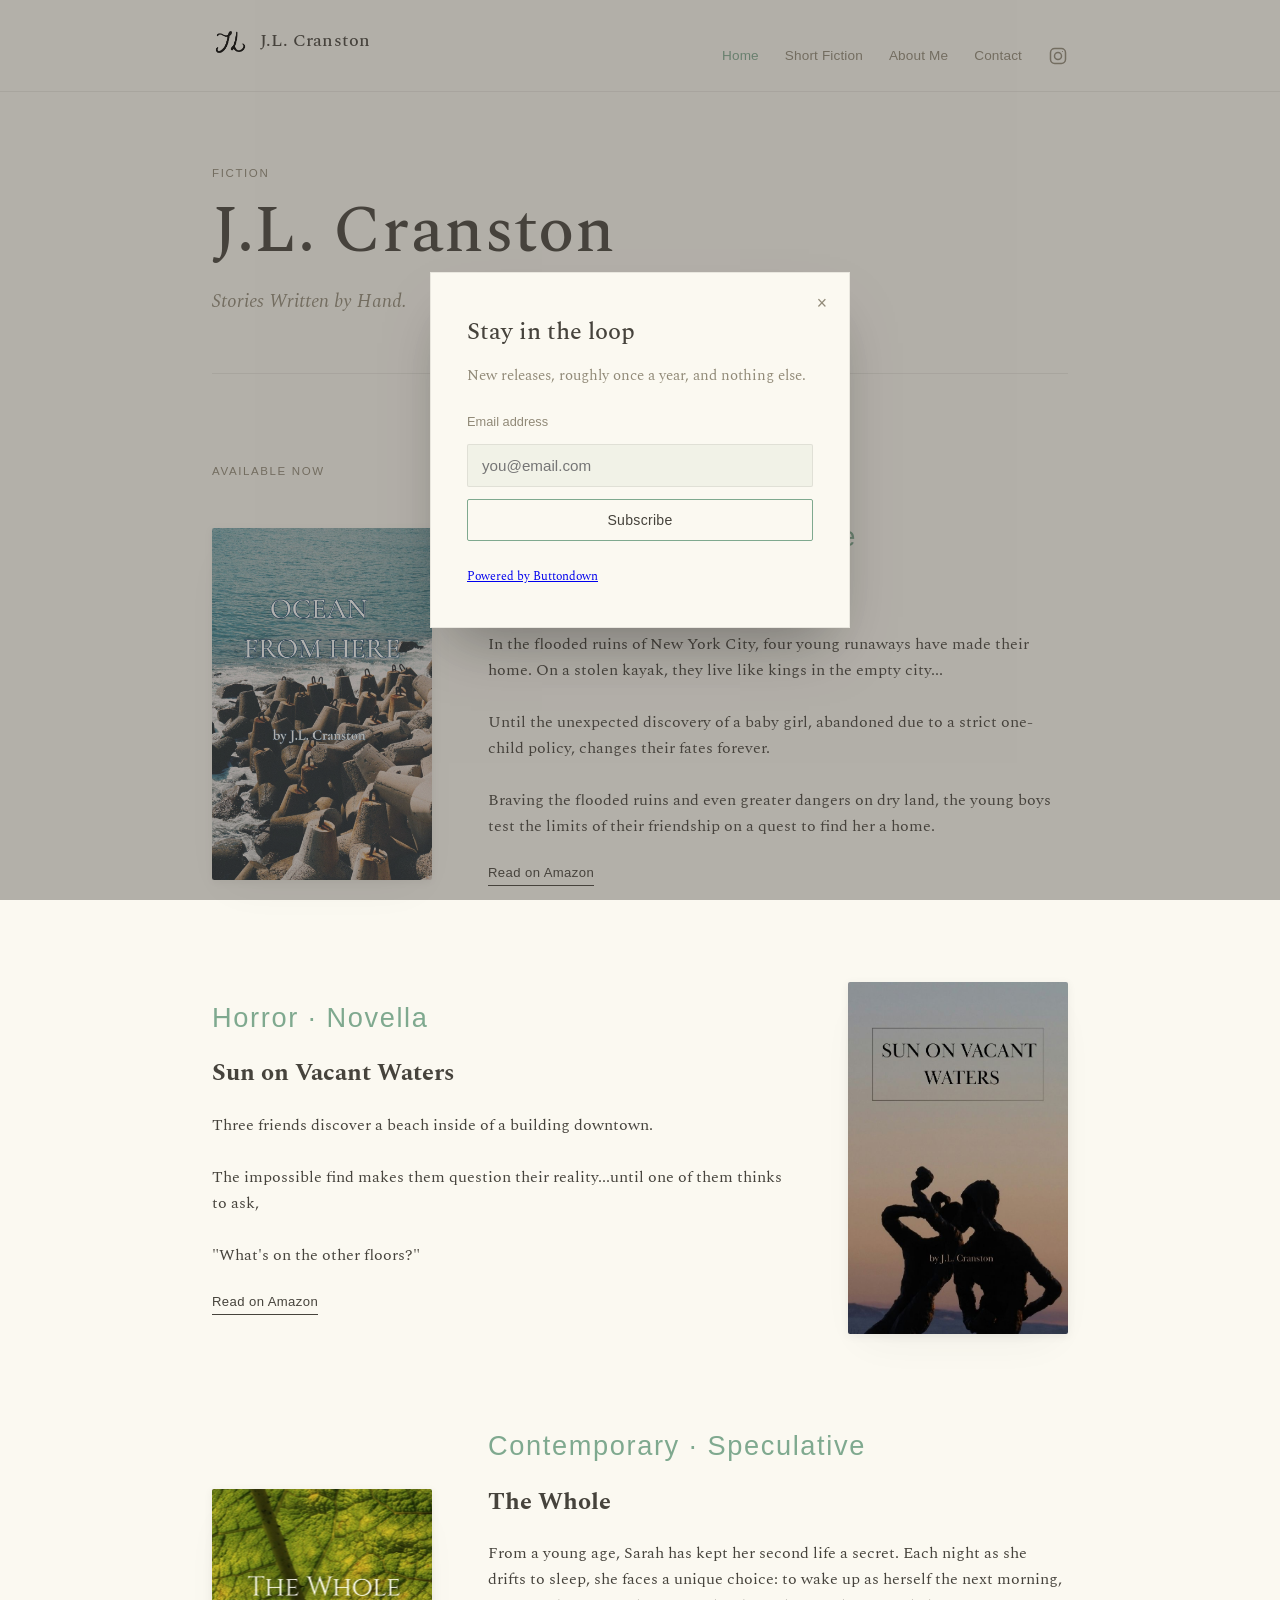
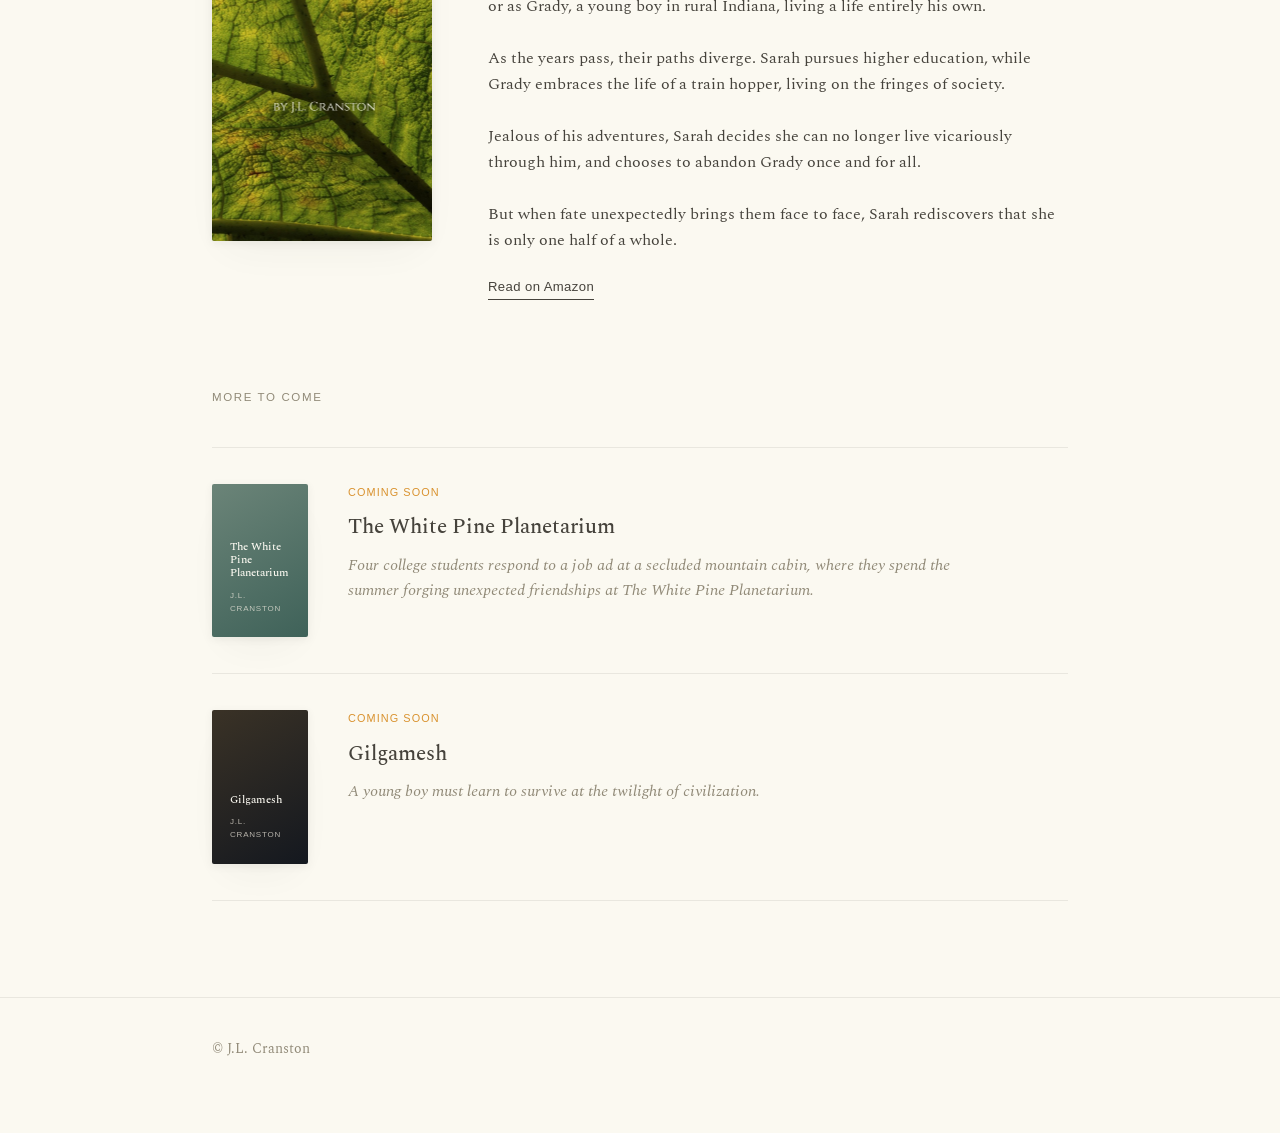
<file: index.html>
<!DOCTYPE html>
<html lang="en">
<head>
<meta charset="UTF-8">
<meta name="viewport" content="width=device-width, initial-scale=1.0">
<title>J.L. Cranston</title>
<link rel="preconnect" href="https://fonts.googleapis.com">
<link rel="preconnect" href="https://fonts.gstatic.com" crossorigin>
<link href="https://fonts.googleapis.com/css2?family=Spectral:ital,wght@0,300;0,400;0,500;0,600;1,400;1,500&display=swap" rel="stylesheet">
<link rel="stylesheet" href="styles.css">
</head>
<body>

<nav class="site-nav">
  <div class="nav-inner">
    <a class="nav-brand" href="index.html"><img src="images/logo.png" alt="" class="nav-logo">J.L. Cranston</a>
    <ul class="nav-links">
      <li><a href="index.html" aria-current="page">Home</a></li>
      <li><a href="short-fiction.html">Short Fiction</a></li>
      <li><a href="about.html">About Me</a></li>
      <li><a href="contact.html">Contact</a></li>
      <li><a class="nav-social" href="https://www.instagram.com/jlcranstonbooks/" target="_blank" rel="noopener" aria-label="Instagram"><svg width="20" height="20" viewBox="0 0 24 24" fill="none" stroke="currentColor" stroke-width="1.8" stroke-linecap="round" stroke-linejoin="round" aria-hidden="true"><rect x="3" y="3" width="18" height="18" rx="5"/><circle cx="12" cy="12" r="4.2"/><circle cx="17.4" cy="6.6" r="0.7" fill="currentColor" stroke="none"/></svg></a></li>
    </ul>
  </div>
</nav>

<div class="wrap">
  <header class="site">
    <p class="byline">Fiction</p>
    <h1 class="name">J.L. Cranston</h1>
    <p class="tagline">Stories Written by Hand.</p>
  </header>

  <section class="shelf">
    <p class="shelf-label">Available now</p>

    <div class="book">
      <div class="cover photo" style="background-image: url('images/ocean-from-here.jpg');"></div>
      <div class="copy">
        <p class="genre-tag">Climate Fiction &middot; Adventure</p>
        <h2>Ocean From Here</h2>
        <p class="blurb">In the flooded ruins of New York City, four young runaways have made their home. On a stolen kayak, they live like kings in the empty city...

Until the unexpected discovery of a baby girl, abandoned due to a strict one-child policy, changes their fates forever.

Braving the flooded ruins and even greater dangers on dry land, the young boys test the limits of their friendship on a quest to find her a home.</p>
        <div class="book-links">
          <a class="buy" href="https://www.amazon.com/Ocean-Here-J-L-Cranston/dp/B0HJ75R5GK/" target="_blank" rel="noopener">Read on Amazon</a>
        </div>
      </div>
    </div>

    <div class="book reverse">
      <div class="cover photo" style="background-image: url('images/sun-on-vacant-waters.jpg');"></div>
      <div class="copy">
        <p class="genre-tag">Horror &middot; Novella</p>
        <h2>Sun on Vacant Waters</h2>
        <p class="blurb">Three friends discover a beach inside of a building downtown.

The impossible find makes them question their reality...until one of them thinks to ask,

"What's on the other floors?"</p>
        <div class="book-links">
          <a class="buy" href="https://www.amazon.com/Sun-Vacant-Waters-J-L-Cranston-ebook/dp/B0HDY8JW45/" target="_blank" rel="noopener">Read on Amazon</a>
        </div>
      </div>
    </div>

    <div class="book">
      <div class="cover photo" style="background-image: url('images/the-whole.jpg');"></div>
      <div class="copy">
        <p class="genre-tag">Contemporary &middot; Speculative</p>
        <h2>The Whole</h2>
        <p class="blurb">From a young age, Sarah has kept her second life a secret. Each night as she drifts to sleep, she faces a unique choice: to wake up as herself the next morning, or as Grady, a young boy in rural Indiana, living a life entirely his own.

As the years pass, their paths diverge. Sarah pursues higher education, while Grady embraces the life of a train hopper, living on the fringes of society.

Jealous of his adventures, Sarah decides she can no longer live vicariously through him, and chooses to abandon Grady once and for all.

But when fate unexpectedly brings them face to face, Sarah rediscovers that she is only one half of a whole.</p>
        <div class="book-links">
          <a class="buy" href="https://www.amazon.com/dp/B0HKYKVC3Q" target="_blank" rel="noopener">Read on Amazon</a>
        </div>
      </div>
    </div>
  </section>

  <section class="horizon">
    <p class="shelf-label">More to come</p>
    <div class="horizon-list">
      <div class="horizon-item">
        <div class="cover twpp">
          <div>
            <p class="cover-title">The White Pine<br>Planetarium</p>
            <p class="cover-author">J.L. Cranston</p>
          </div>
        </div>
        <div>
          <p class="status">Coming soon</p>
          <h3>The White Pine Planetarium</h3>
          <p class="desc">Four college students respond to a job ad at a secluded mountain cabin, where they spend the summer forging unexpected friendships at The White Pine Planetarium.</p>
        </div>
      </div>
      <div class="horizon-item">
        <div class="cover gilgamesh">
          <div>
            <p class="cover-title">Gilgamesh</p>
            <p class="cover-author">J.L. Cranston</p>
          </div>
        </div>
        <div>
          <p class="status">Coming soon</p>
          <h3>Gilgamesh</h3>
          <p class="desc">A young boy must learn to survive at the twilight of civilization.</p>
        </div>
      </div>
    </div>
  </section>
</div>

<footer>
  <div class="wrap">
    <p>&copy; J.L. Cranston</p>
  </div>
</footer>

<!-- Mailing list popup -->
<div class="modal-overlay" id="mailing-list-modal">
  <div class="modal-box">
    <button class="modal-close" aria-label="Close">&times;</button>
    <h2>Stay in the loop</h2>
    <p>New releases, roughly once a year, and nothing else.</p>
    <form
      action="https://buttondown.com/api/emails/embed-subscribe/jl-941863"
      method="post"
      target="popupwindow"
      onsubmit="window.open('https://buttondown.com/api/emails/embed-subscribe/jl-941863', 'popupwindow')"
      class="modal-form embeddable-buttondown-form"
    >
      <label for="bd-email" style="font-family: -apple-system, BlinkMacSystemFont, 'Segoe UI', sans-serif; font-size: 0.8rem; color: var(--stone);">Email address</label>
      <input type="email" name="email" id="bd-email" placeholder="you@email.com" required>
      <button type="submit">Subscribe</button>
      <p class="modal-note"><a href="https://buttondown.com/refer/jl-941863" target="_blank" rel="noopener">Powered by Buttondown</a></p>
    </form>
  </div>
</div>

<script src="mailing-list.js"></script>
</body>
</html>
</file>
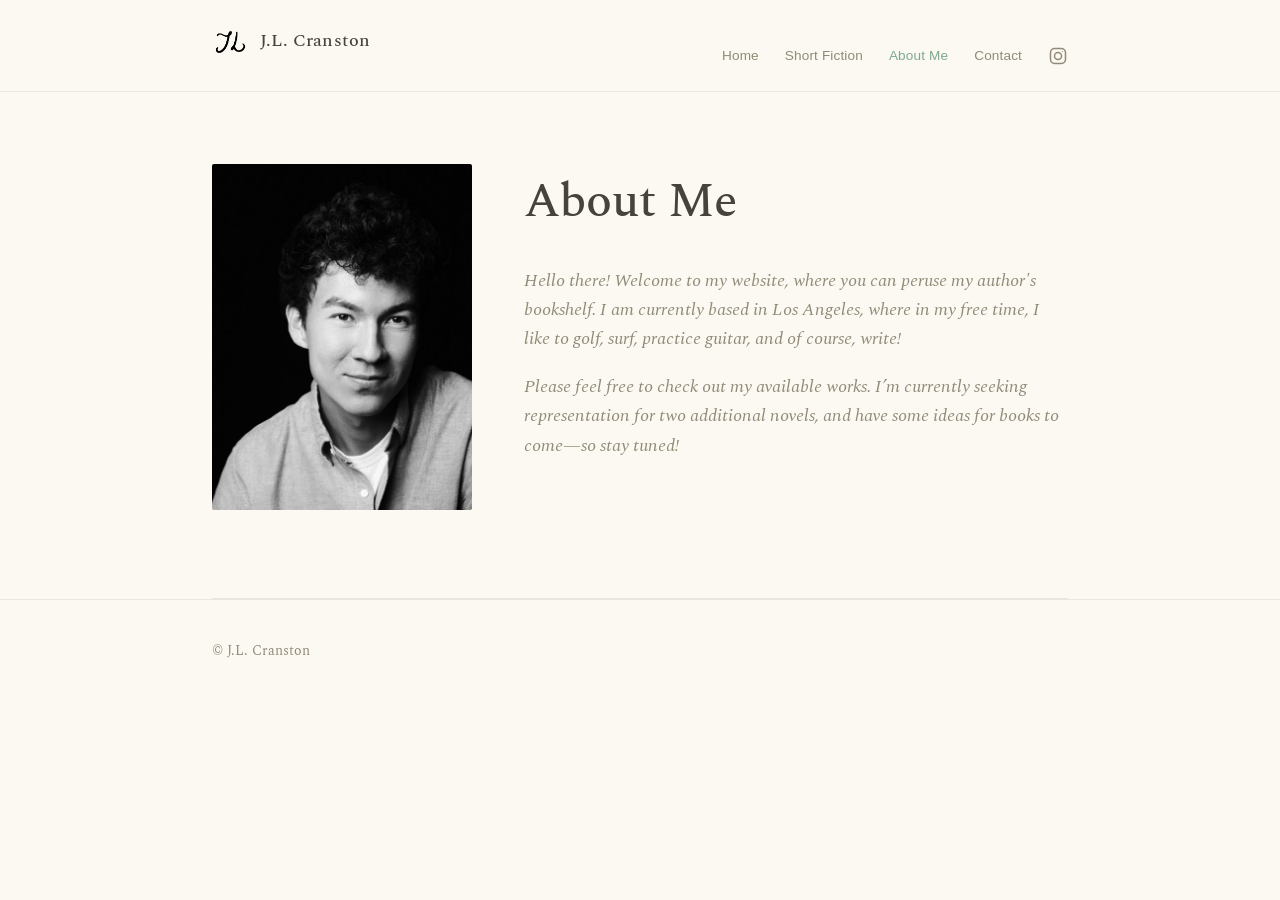
<file: about.html>
<!DOCTYPE html>
<html lang="en">
<head>
<meta charset="UTF-8">
<meta name="viewport" content="width=device-width, initial-scale=1.0">
<title>About Me — J.L. Cranston</title>
<link rel="preconnect" href="https://fonts.googleapis.com">
<link rel="preconnect" href="https://fonts.gstatic.com" crossorigin>
<link href="https://fonts.googleapis.com/css2?family=Spectral:ital,wght@0,300;0,400;0,500;0,600;1,400;1,500&display=swap" rel="stylesheet">
<link rel="stylesheet" href="styles.css">
</head>
<body>

<nav class="site-nav">
  <div class="nav-inner">
    <a class="nav-brand" href="index.html"><img src="images/logo.png" alt="" class="nav-logo">J.L. Cranston</a>
    <ul class="nav-links">
      <li><a href="index.html">Home</a></li>
      <li><a href="short-fiction.html">Short Fiction</a></li>
      <li><a href="about.html" aria-current="page">About Me</a></li>
      <li><a href="contact.html">Contact</a></li>
      <li><a class="nav-social" href="https://www.instagram.com/jlcranstonbooks/" target="_blank" rel="noopener" aria-label="Instagram"><svg width="20" height="20" viewBox="0 0 24 24" fill="none" stroke="currentColor" stroke-width="1.8" stroke-linecap="round" stroke-linejoin="round" aria-hidden="true"><rect x="3" y="3" width="18" height="18" rx="5"/><circle cx="12" cy="12" r="4.2"/><circle cx="17.4" cy="6.6" r="0.7" fill="currentColor" stroke="none"/></svg></a></li>
    </ul>
  </div>
</nav>

<div class="wrap">
  <div class="about-hero">
    <img src="images/headshot.jpg" alt="J.L. Cranston" class="about-photo">
    <div class="about-text">
      <h1>About Me</h1>
      <p>Hello there! Welcome to my website, where you can peruse my author's bookshelf. I am currently based in Los Angeles, where in my free time, I like to golf, surf, practice guitar, and of course, write!</p>
      <p>Please feel free to check out my available works. I&rsquo;m currently seeking representation for two additional novels, and have some ideas for books to come&mdash;so stay tuned!</p>
    </div>
  </div>
</div>

<footer>
  <div class="wrap">
    <p>&copy; J.L. Cranston</p>
  </div>
</footer>

</body>
</html>
</file>
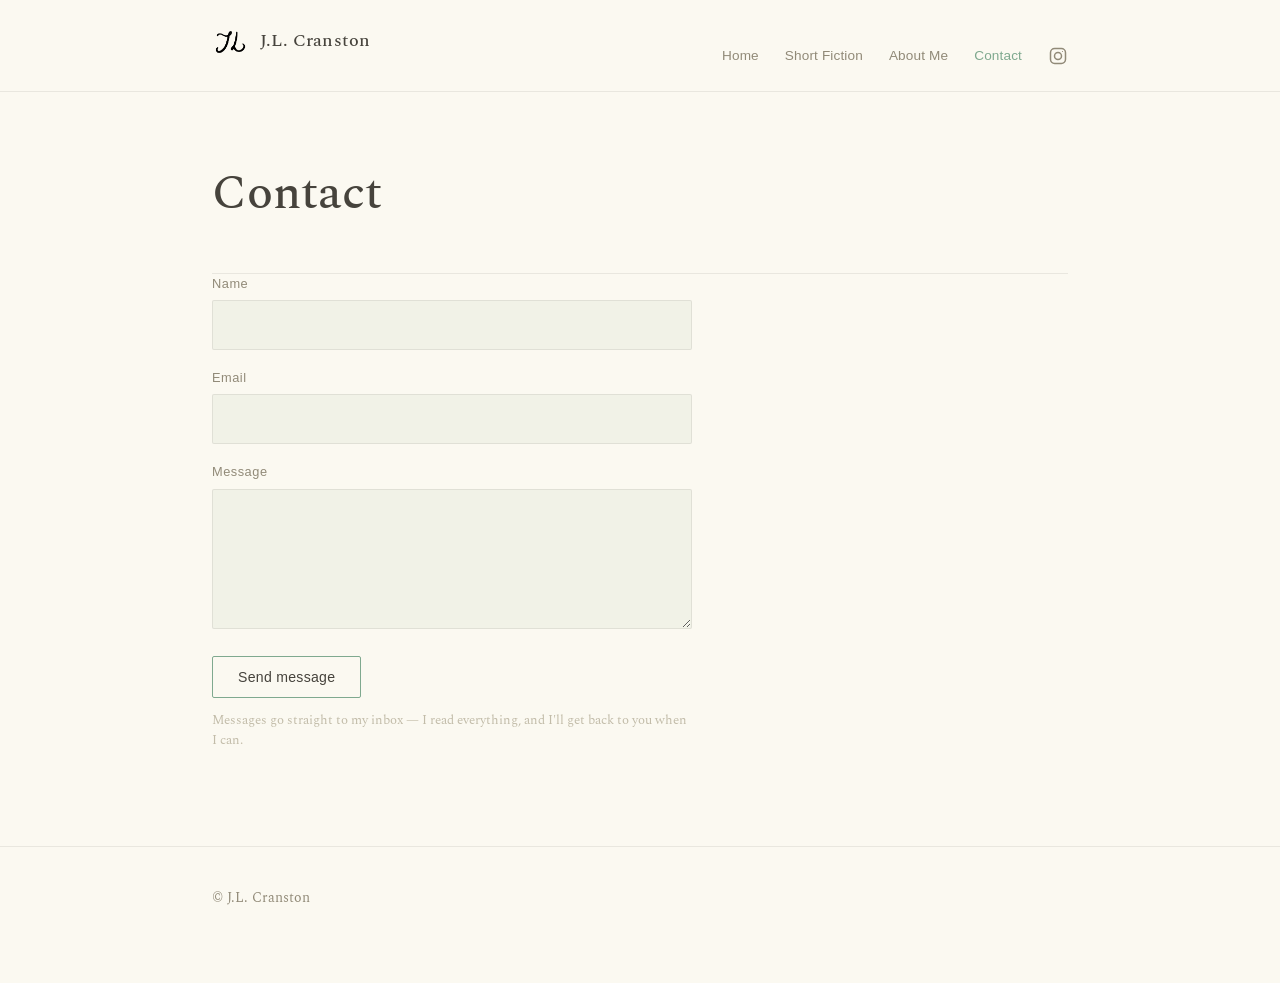
<file: contact.html>
<!DOCTYPE html>
<html lang="en">
<head>
<meta charset="UTF-8">
<meta name="viewport" content="width=device-width, initial-scale=1.0">
<title>Contact — J.L. Cranston</title>
<link rel="preconnect" href="https://fonts.googleapis.com">
<link rel="preconnect" href="https://fonts.gstatic.com" crossorigin>
<link href="https://fonts.googleapis.com/css2?family=Spectral:ital,wght@0,300;0,400;0,500;0,600;1,400;1,500&display=swap" rel="stylesheet">
<link rel="stylesheet" href="styles.css">
</head>
<body>

<nav class="site-nav">
  <div class="nav-inner">
    <a class="nav-brand" href="index.html"><img src="images/logo.png" alt="" class="nav-logo">J.L. Cranston</a>
    <ul class="nav-links">
      <li><a href="index.html">Home</a></li>
      <li><a href="short-fiction.html">Short Fiction</a></li>
      <li><a href="about.html">About Me</a></li>
      <li><a href="contact.html" aria-current="page">Contact</a></li>
      <li><a class="nav-social" href="https://www.instagram.com/jlcranstonbooks/" target="_blank" rel="noopener" aria-label="Instagram"><svg width="20" height="20" viewBox="0 0 24 24" fill="none" stroke="currentColor" stroke-width="1.8" stroke-linecap="round" stroke-linejoin="round" aria-hidden="true"><rect x="3" y="3" width="18" height="18" rx="5"/><circle cx="12" cy="12" r="4.2"/><circle cx="17.4" cy="6.6" r="0.7" fill="currentColor" stroke="none"/></svg></a></li>
    </ul>
  </div>
</nav>

<div class="wrap">
  <header class="page">
    <h1>Contact</h1>
  </header>
  <form class="contact-form" action="https://formspree.io/f/myezyken" method="POST">
    <div>
      <label for="name">Name</label>
      <input type="text" id="name" name="name" required>
    </div>
    <div>
      <label for="email">Email</label>
      <input type="email" id="email" name="_replyto" required>
    </div>
    <div>
      <label for="message">Message</label>
      <textarea id="message" name="message" required></textarea>
    </div>
    <button type="submit">Send message</button>
    <p class="form-note">Messages go straight to my inbox &mdash; I read everything, and I'll get back to you when I can.</p>
  </form>
</div>

<footer>
  <div class="wrap">
    <p>&copy; J.L. Cranston</p>
  </div>
</footer>

</body>
</html>
</file>
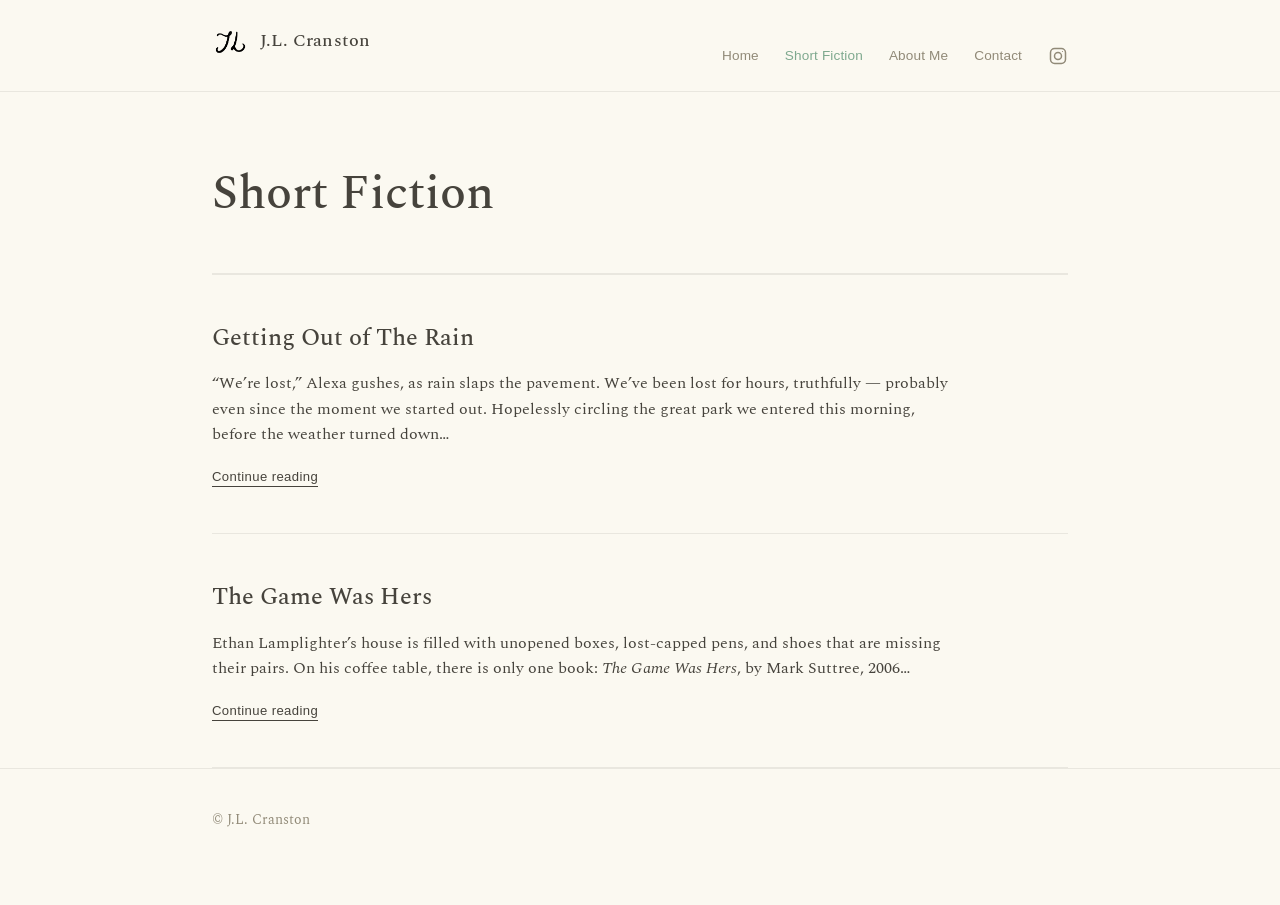
<file: short-fiction.html>
<!DOCTYPE html>
<html lang="en">
<head>
<meta charset="UTF-8">
<meta name="viewport" content="width=device-width, initial-scale=1.0">
<title>Short Fiction — J.L. Cranston</title>
<link rel="preconnect" href="https://fonts.googleapis.com">
<link rel="preconnect" href="https://fonts.gstatic.com" crossorigin>
<link href="https://fonts.googleapis.com/css2?family=Spectral:ital,wght@0,300;0,400;0,500;0,600;1,400;1,500&display=swap" rel="stylesheet">
<link rel="stylesheet" href="styles.css">
</head>
<body>

<nav class="site-nav">
  <div class="nav-inner">
    <a class="nav-brand" href="index.html"><img src="images/logo.png" alt="" class="nav-logo">J.L. Cranston</a>
    <ul class="nav-links">
      <li><a href="index.html">Home</a></li>
      <li><a href="short-fiction.html" aria-current="page">Short Fiction</a></li>
      <li><a href="about.html">About Me</a></li>
      <li><a href="contact.html">Contact</a></li>
      <li><a class="nav-social" href="https://www.instagram.com/jlcranstonbooks/" target="_blank" rel="noopener" aria-label="Instagram"><svg width="20" height="20" viewBox="0 0 24 24" fill="none" stroke="currentColor" stroke-width="1.8" stroke-linecap="round" stroke-linejoin="round" aria-hidden="true"><rect x="3" y="3" width="18" height="18" rx="5"/><circle cx="12" cy="12" r="4.2"/><circle cx="17.4" cy="6.6" r="0.7" fill="currentColor" stroke="none"/></svg></a></li>
    </ul>
  </div>
</nav>

<div class="wrap">
  <header class="page">
    <h1>Short Fiction</h1>
  </header>
  <div class="story-list">
    <div class="story-entry">
      <h2>Getting Out of The Rain</h2>
      <p class="excerpt">&ldquo;We&rsquo;re lost,&rdquo; Alexa gushes, as rain slaps the pavement. We&rsquo;ve been lost for hours, truthfully &mdash; probably even since the moment we started out. Hopelessly circling the great park we entered this morning, before the weather turned down&hellip;</p>
      <a class="continue" href="stories/getting-out-of-the-rain.html">Continue reading</a>
    </div>
    <div class="story-entry">
      <h2>The Game Was Hers</h2>
      <p class="excerpt">Ethan Lamplighter&rsquo;s house is filled with unopened boxes, lost-capped pens, and shoes that are missing their pairs. On his coffee table, there is only one book: <em>The Game Was Hers</em>, by Mark Suttree, 2006&hellip;</p>
      <a class="continue" href="stories/the-game-was-hers.html">Continue reading</a>
    </div>
  </div>
</div>

<footer>
  <div class="wrap">
    <p>&copy; J.L. Cranston</p>
  </div>
</footer>

</body>
</html>
</file>
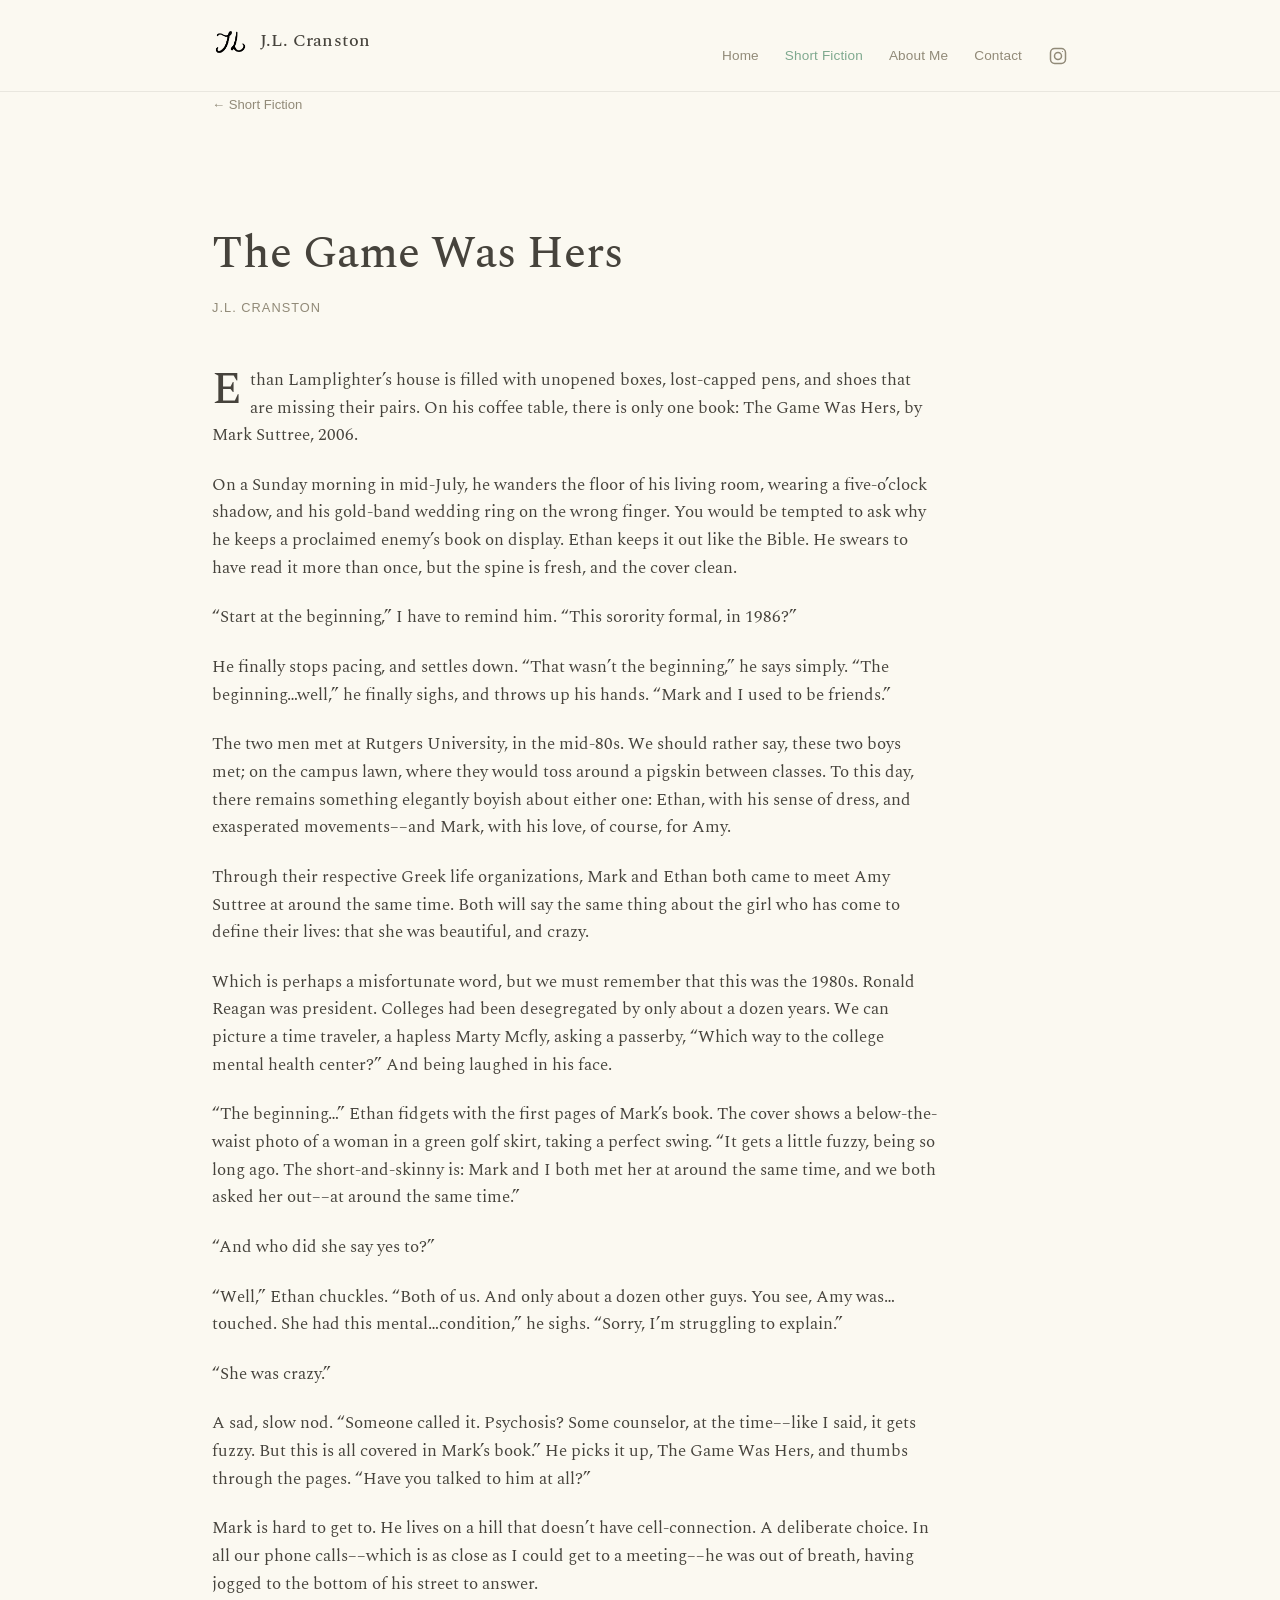
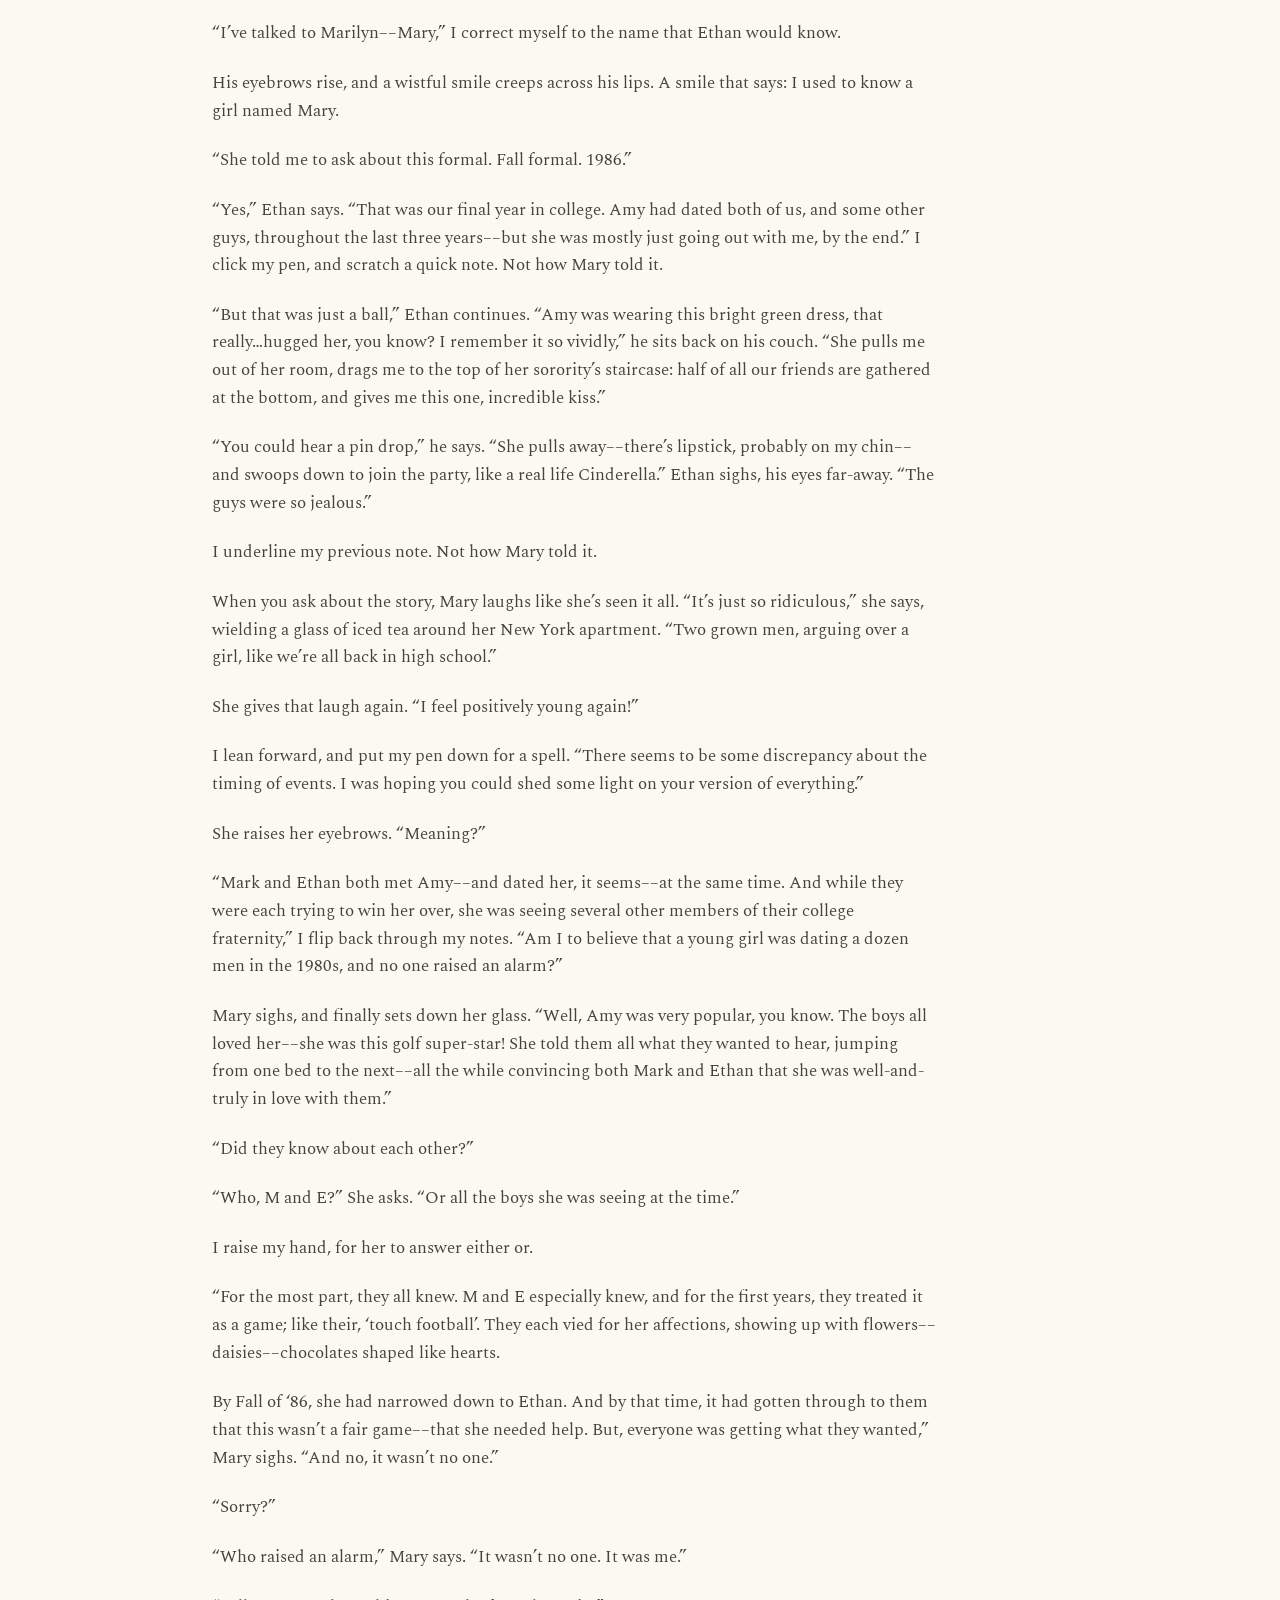
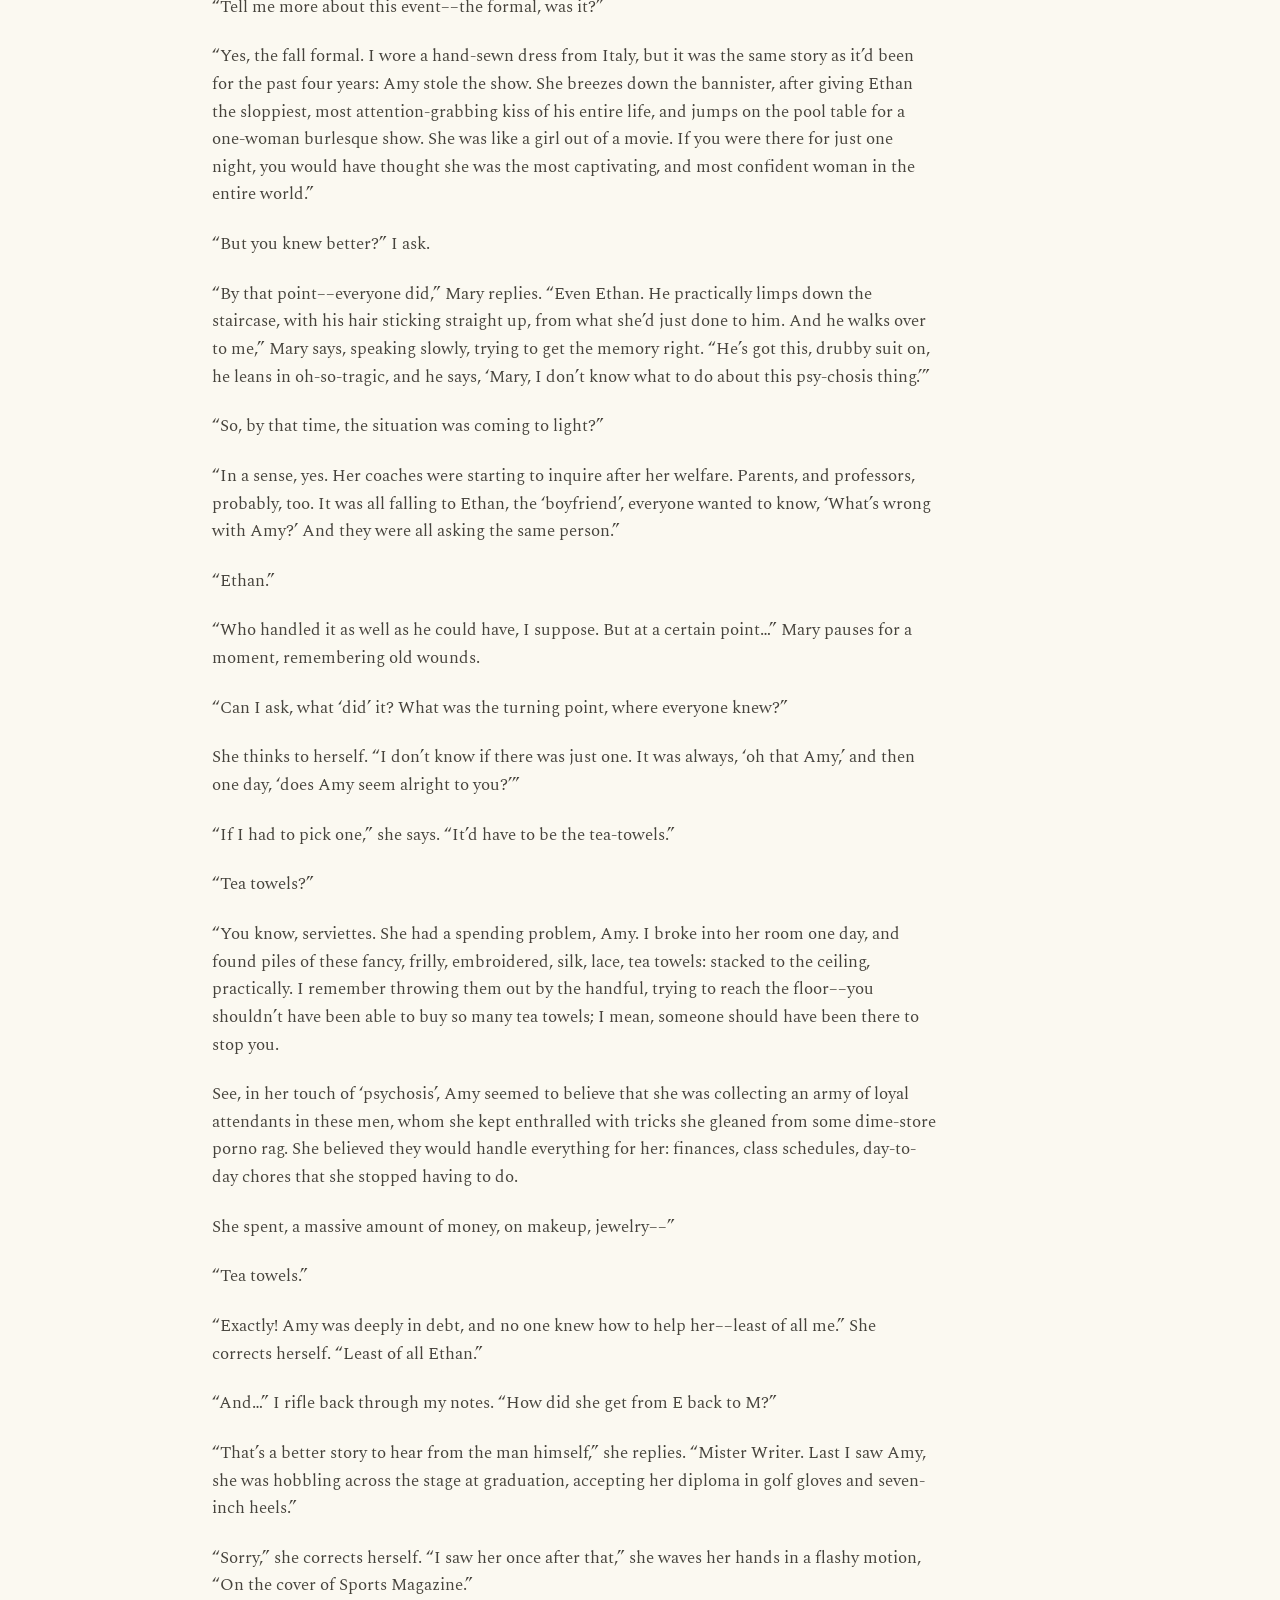
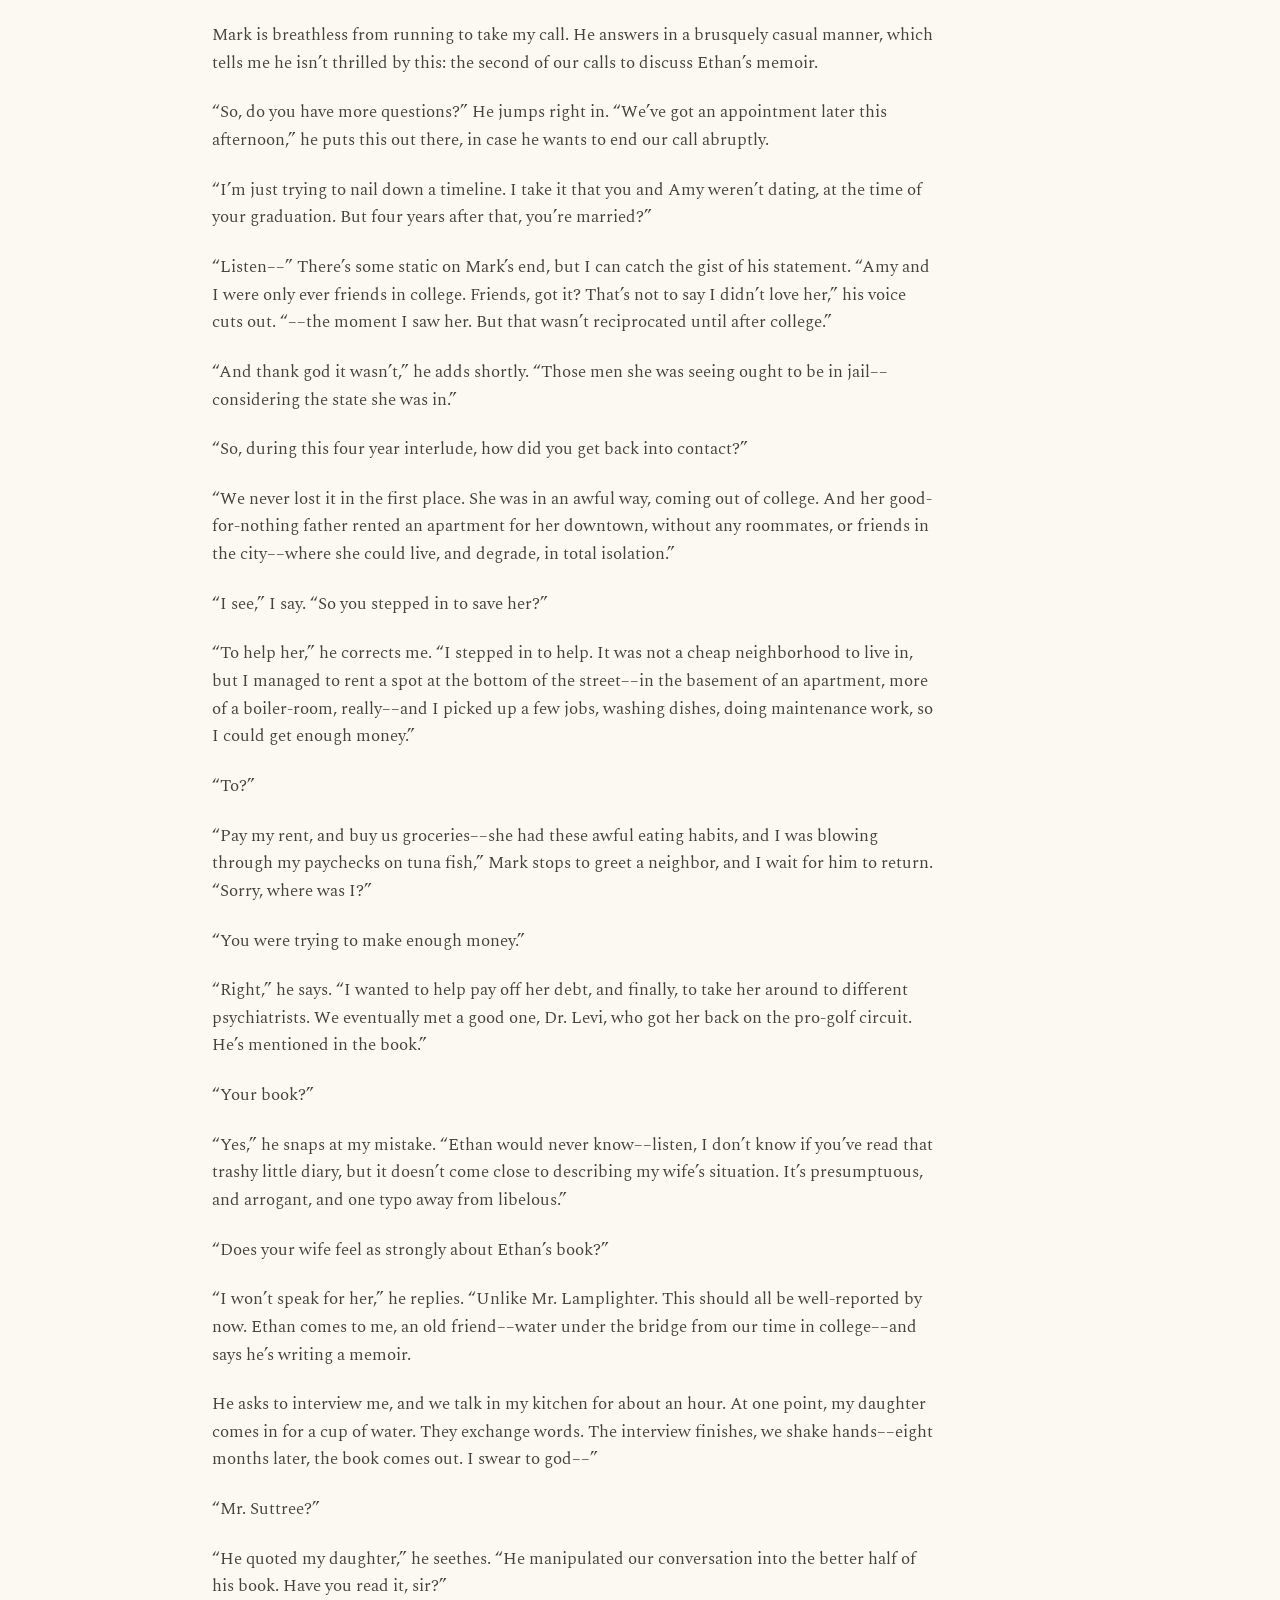
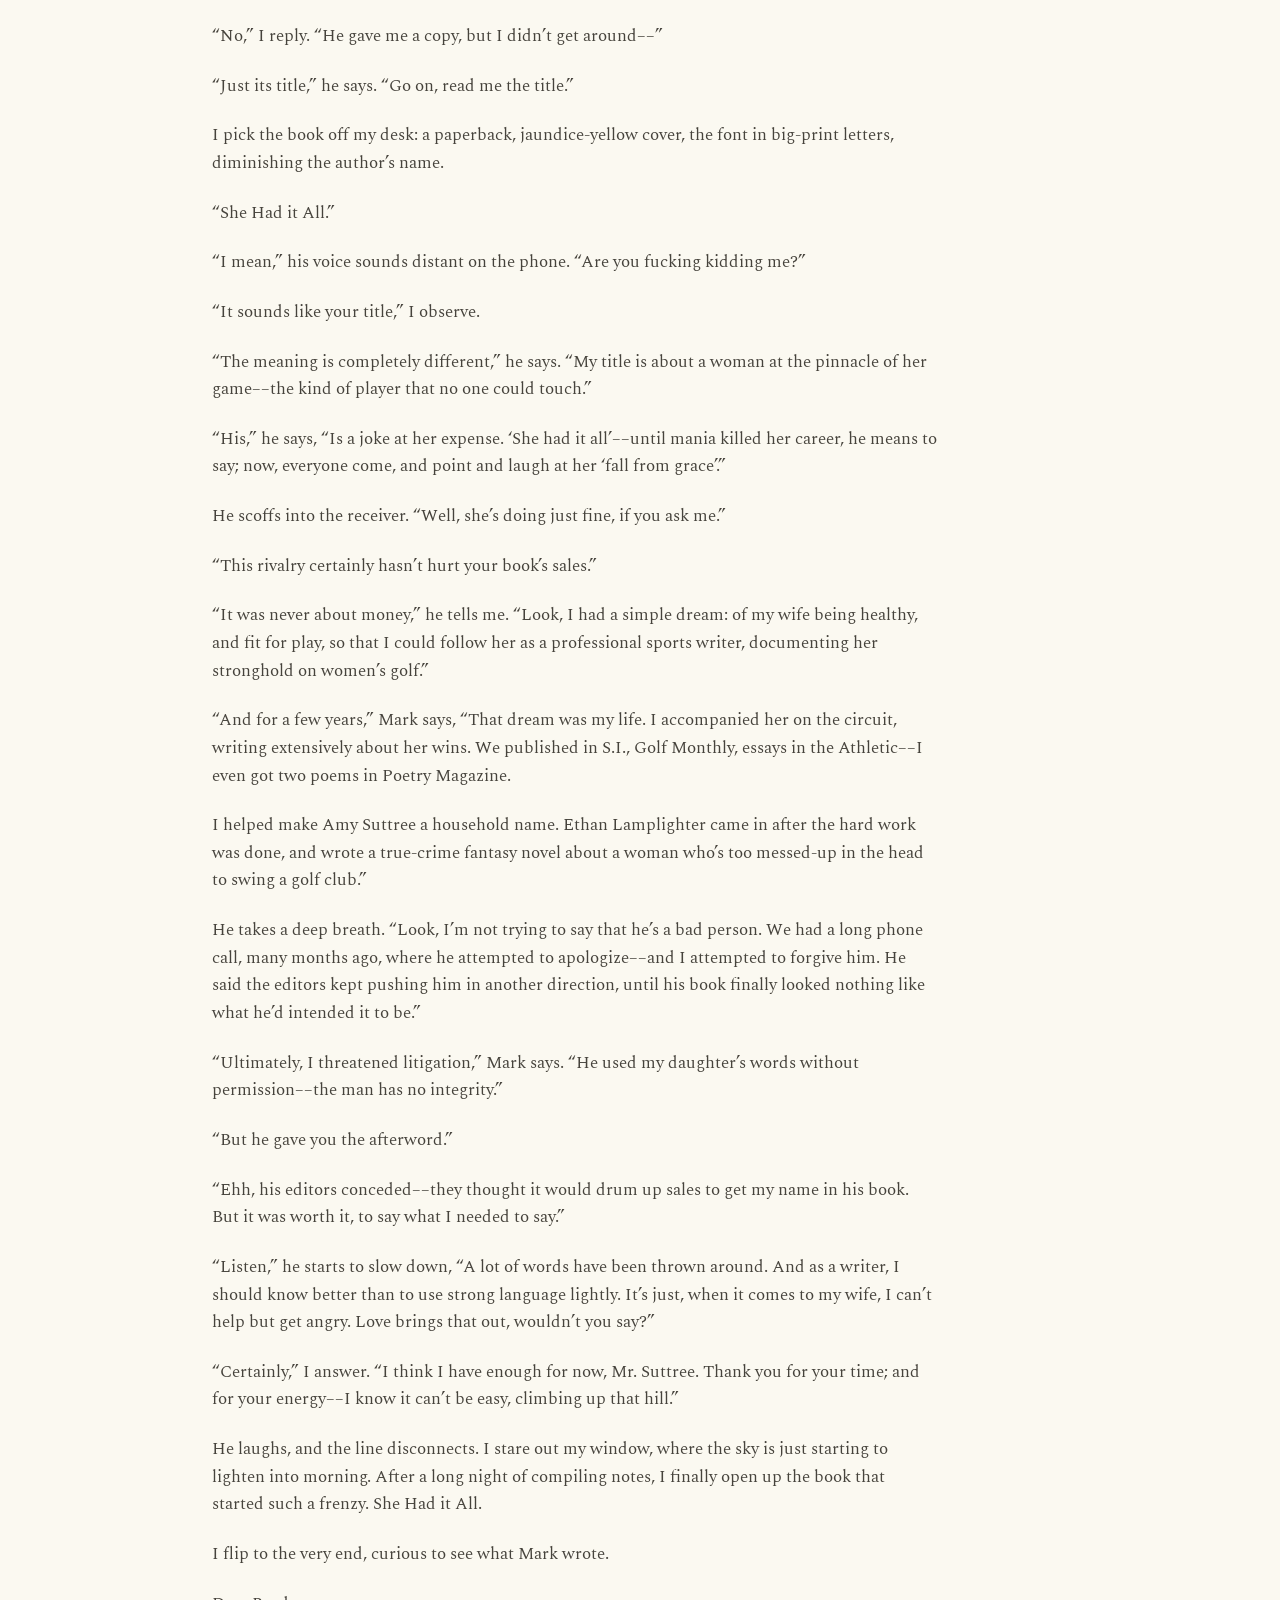
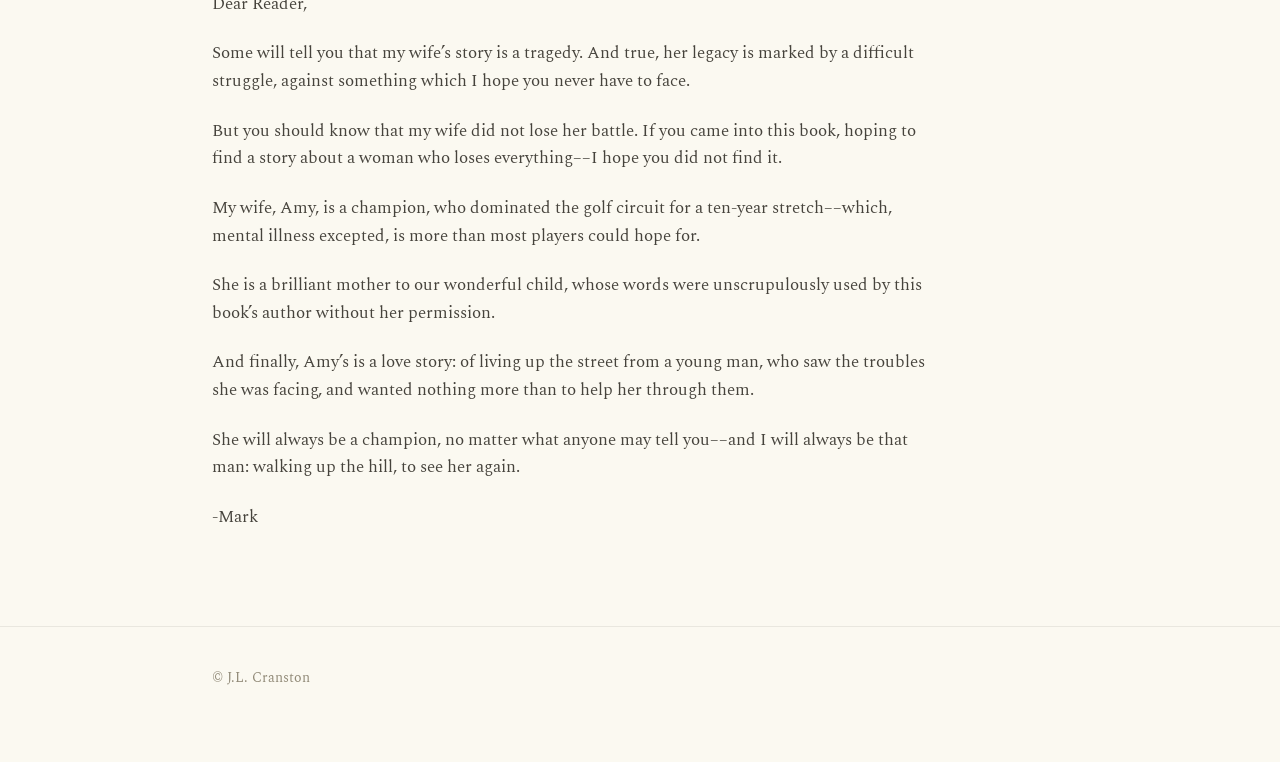
<file: the-game-was-hers.html>
<!DOCTYPE html>
<html lang="en">
<head>
<meta charset="UTF-8">
<meta name="viewport" content="width=device-width, initial-scale=1.0">
<title>The Game Was Hers — J.L. Cranston</title>
<link rel="preconnect" href="https://fonts.googleapis.com">
<link rel="preconnect" href="https://fonts.gstatic.com" crossorigin>
<link href="https://fonts.googleapis.com/css2?family=Spectral:ital,wght@0,300;0,400;0,500;0,600;1,400;1,500&display=swap" rel="stylesheet">
<link rel="stylesheet" href="../styles.css">
</head>
<body>

<nav class="site-nav">
  <div class="nav-inner">
    <a class="nav-brand" href="../index.html"><img src="../images/logo.png" alt="" class="nav-logo">J.L. Cranston</a>
    <ul class="nav-links">
      <li><a href="../index.html">Home</a></li>
      <li><a href="../short-fiction.html" aria-current="page">Short Fiction</a></li>
      <li><a href="../about.html">About Me</a></li>
      <li><a href="../contact.html">Contact</a></li>
      <li><a class="nav-social" href="https://www.instagram.com/jlcranstonbooks/" target="_blank" rel="noopener" aria-label="Instagram"><svg width="20" height="20" viewBox="0 0 24 24" fill="none" stroke="currentColor" stroke-width="1.8" stroke-linecap="round" stroke-linejoin="round" aria-hidden="true"><rect x="3" y="3" width="18" height="18" rx="5"/><circle cx="12" cy="12" r="4.2"/><circle cx="17.4" cy="6.6" r="0.7" fill="currentColor" stroke="none"/></svg></a></li>
    </ul>
  </div>
</nav>

<div class="wrap">
  <a class="back-link" href="../short-fiction.html">&larr; Short Fiction</a>
  <header class="story-header">
    <h1>The Game Was Hers</h1>
    <p class="story-byline">J.L. Cranston</p>
  </header>
  <div class="story-body">
      <p>Ethan Lamplighter’s house is filled with unopened boxes, lost-capped pens, and shoes that are missing their pairs. On his coffee table, there is only one book: The Game Was Hers, by Mark Suttree, 2006.</p>
      <p>On a Sunday morning in mid-July, he wanders the floor of his living room, wearing a five-o’clock shadow, and his gold-band wedding ring on the wrong finger. You would be tempted to ask why he keeps a proclaimed enemy’s book on display. Ethan keeps it out like the Bible. He swears to have read it more than once, but the spine is fresh, and the cover clean.</p>
      <p>“Start at the beginning,” I have to remind him. “This sorority formal, in 1986?”</p>
      <p>He finally stops pacing, and settles down. “That wasn’t the beginning,” he says simply. “The beginning…well,” he finally sighs, and throws up his hands. “Mark and I used to be friends.”</p>
      <p>The two men met at Rutgers University, in the mid-80s. We should rather say, these two boys met; on the campus lawn, where they would toss around a pigskin between classes. To this day, there remains something elegantly boyish about either one: Ethan, with his sense of dress, and exasperated movements––and Mark, with his love, of course, for Amy.</p>
      <p>Through their respective Greek life organizations, Mark and Ethan both came to meet Amy Suttree at around the same time. Both will say the same thing about the girl who has come to define their lives: that she was beautiful, and crazy.</p>
      <p>Which is perhaps a misfortunate word, but we must remember that this was the 1980s. Ronald Reagan was president. Colleges had been desegregated by only about a dozen years. We can picture a time traveler, a hapless Marty Mcfly, asking a passerby, “Which way to the college mental health center?” And being laughed in his face.</p>
      <p>“The beginning…” Ethan fidgets with the first pages of Mark’s book. The cover shows a below-the-waist photo of a woman in a green golf skirt, taking a perfect swing. “It gets a little fuzzy, being so long ago. The short-and-skinny is: Mark and I both met her at around the same time, and we both asked her out––at around the same time.”</p>
      <p>“And who did she say yes to?”</p>
      <p>“Well,” Ethan chuckles. “Both of us. And only about a dozen other guys. You see, Amy was…touched. She had this mental…condition,” he sighs. “Sorry, I’m struggling to explain.”</p>
      <p>“She was crazy.”</p>
      <p>A sad, slow nod. “Someone called it. Psychosis? Some counselor, at the time––like I said, it gets fuzzy. But this is all covered in Mark’s book.” He picks it up, The Game Was Hers, and thumbs through the pages. “Have you talked to him at all?”</p>
      <p>Mark is hard to get to. He lives on a hill that doesn’t have cell-connection. A deliberate choice. In all our phone calls––which is as close as I could get to a meeting––he was out of breath, having jogged to the bottom of his street to answer.</p>
      <p>“I’ve talked to Marilyn––Mary,” I correct myself to the name that Ethan would know.</p>
      <p>His eyebrows rise, and a wistful smile creeps across his lips. A smile that says: I used to know a girl named Mary.</p>
      <p>“She told me to ask about this formal. Fall formal. 1986.”</p>
      <p>“Yes,” Ethan says. “That was our final year in college. Amy had dated both of us, and some other guys, throughout the last three years––but she was mostly just going out with me, by the end.” I click my pen, and scratch a quick note. Not how Mary told it.</p>
      <p>“But that was just a ball,” Ethan continues. “Amy was wearing this bright green dress, that really…hugged her, you know? I remember it so vividly,” he sits back on his couch. “She pulls me out of her room, drags me to the top of her sorority’s staircase: half of all our friends are gathered at the bottom, and gives me this one, incredible kiss.”</p>
      <p>“You could hear a pin drop,” he says. “She pulls away––there’s lipstick, probably on my chin––and swoops down to join the party, like a real life Cinderella.” Ethan sighs, his eyes far-away. “The guys were so jealous.”</p>
      <p>I underline my previous note. Not how Mary told it.</p>
      <p>When you ask about the story, Mary laughs like she’s seen it all. “It’s just so ridiculous,” she says, wielding a glass of iced tea around her New York apartment. “Two grown men, arguing over a girl, like we’re all back in high school.”</p>
      <p>She gives that laugh again. “I feel positively young again!”</p>
      <p>I lean forward, and put my pen down for a spell. “There seems to be some discrepancy about the timing of events. I was hoping you could shed some light on your version of everything.”</p>
      <p>She raises her eyebrows. “Meaning?”</p>
      <p>“Mark and Ethan both met Amy––and dated her, it seems––at the same time. And while they were each trying to win her over, she was seeing several other members of their college fraternity,” I flip back through my notes. “Am I to believe that a young girl was dating a dozen men in the 1980s, and no one raised an alarm?”</p>
      <p>Mary sighs, and finally sets down her glass. “Well, Amy was very popular, you know. The boys all loved her––she was this golf super-star! She told them all what they wanted to hear, jumping from one bed to the next––all the while convincing both Mark and Ethan that she was well-and-truly in love with them.”</p>
      <p>“Did they know about each other?”</p>
      <p>“Who, M and E?” She asks. “Or all the boys she was seeing at the time.”</p>
      <p>I raise my hand, for her to answer either or.</p>
      <p>“For the most part, they all knew. M and E especially knew, and for the first years, they treated it as a game; like their, ‘touch football’. They each vied for her affections, showing up with flowers––daisies––chocolates shaped like hearts.</p>
      <p>By Fall of ‘86, she had narrowed down to Ethan. And by that time, it had gotten through to them that this wasn’t a fair game––that she needed help. But, everyone was getting what they wanted,” Mary sighs. “And no, it wasn’t no one.”</p>
      <p>“Sorry?”</p>
      <p>“Who raised an alarm,” Mary says. “It wasn’t no one. It was me.”</p>
      <p>“Tell me more about this event––the formal, was it?”</p>
      <p>“Yes, the fall formal. I wore a hand-sewn dress from Italy, but it was the same story as it’d been for the past four years: Amy stole the show. She breezes down the bannister, after giving Ethan the sloppiest, most attention-grabbing kiss of his entire life, and jumps on the pool table for a one-woman burlesque show. She was like a girl out of a movie. If you were there for just one night, you would have thought she was the most captivating, and most confident woman in the entire world.”</p>
      <p>“But you knew better?” I ask.</p>
      <p>“By that point––everyone did,” Mary replies. “Even Ethan. He practically limps down the staircase, with his hair sticking straight up, from what she’d just done to him. And he walks over to me,” Mary says, speaking slowly, trying to get the memory right. “He’s got this, drubby suit on, he leans in oh-so-tragic, and he says, ‘Mary, I don’t know what to do about this psy-chosis thing.’”</p>
      <p>“So, by that time, the situation was coming to light?”</p>
      <p>“In a sense, yes. Her coaches were starting to inquire after her welfare. Parents, and professors, probably, too. It was all falling to Ethan, the ‘boyfriend’, everyone wanted to know, ‘What’s wrong with Amy?’ And they were all asking the same person.”</p>
      <p>“Ethan.”</p>
      <p>“Who handled it as well as he could have, I suppose. But at a certain point…” Mary pauses for a moment, remembering old wounds.</p>
      <p>“Can I ask, what ‘did’ it? What was the turning point, where everyone knew?”</p>
      <p>She thinks to herself. “I don’t know if there was just one. It was always, ‘oh that Amy,’ and then one day, ‘does Amy seem alright to you?’”</p>
      <p>“If I had to pick one,” she says. “It’d have to be the tea-towels.”</p>
      <p>“Tea towels?”</p>
      <p>“You know, serviettes. She had a spending problem, Amy. I broke into her room one day, and found piles of these fancy, frilly, embroidered, silk, lace, tea towels: stacked to the ceiling, practically. I remember throwing them out by the handful, trying to reach the floor––you shouldn’t have been able to buy so many tea towels; I mean, someone should have been there to stop you.</p>
      <p>See, in her touch of ‘psychosis’, Amy seemed to believe that she was collecting an army of loyal attendants in these men, whom she kept enthralled with tricks she gleaned from some dime-store porno rag. She believed they would handle everything for her: finances, class schedules, day-to-day chores that she stopped having to do.</p>
      <p>She spent, a massive amount of money, on makeup, jewelry––”</p>
      <p>“Tea towels.”</p>
      <p>“Exactly! Amy was deeply in debt, and no one knew how to help her––least of all me.” She corrects herself. “Least of all Ethan.”</p>
      <p>“And…” I rifle back through my notes. “How did she get from E back to M?”</p>
      <p>“That’s a better story to hear from the man himself,” she replies. “Mister Writer. Last I saw Amy, she was hobbling across the stage at graduation, accepting her diploma in golf gloves and seven-inch heels.”</p>
      <p>“Sorry,” she corrects herself. “I saw her once after that,” she waves her hands in a flashy motion, “On the cover of Sports Magazine.”</p>
      <p>Mark is breathless from running to take my call. He answers in a brusquely casual manner, which tells me he isn’t thrilled by this: the second of our calls to discuss Ethan’s memoir.</p>
      <p>“So, do you have more questions?” He jumps right in. “We’ve got an appointment later this afternoon,” he puts this out there, in case he wants to end our call abruptly.</p>
      <p>“I’m just trying to nail down a timeline. I take it that you and Amy weren’t dating, at the time of your graduation. But four years after that, you’re married?”</p>
      <p>“Listen––” There’s some static on Mark’s end, but I can catch the gist of his statement. “Amy and I were only ever friends in college. Friends, got it? That’s not to say I didn’t love her,” his voice cuts out. “––the moment I saw her. But that wasn’t reciprocated until after college.”</p>
      <p>“And thank god it wasn’t,” he adds shortly. “Those men she was seeing ought to be in jail––considering the state she was in.”</p>
      <p>“So, during this four year interlude, how did you get back into contact?”</p>
      <p>“We never lost it in the first place. She was in an awful way, coming out of college. And her good-for-nothing father rented an apartment for her downtown, without any roommates, or friends in the city––where she could live, and degrade, in total isolation.”</p>
      <p>“I see,” I say. “So you stepped in to save her?”</p>
      <p>“To help her,” he corrects me. “I stepped in to help. It was not a cheap neighborhood to live in, but I managed to rent a spot at the bottom of the street––in the basement of an apartment, more of a boiler-room, really––and I picked up a few jobs, washing dishes, doing maintenance work, so I could get enough money.”</p>
      <p>“To?”</p>
      <p>“Pay my rent, and buy us groceries––she had these awful eating habits, and I was blowing through my paychecks on tuna fish,” Mark stops to greet a neighbor, and I wait for him to return. “Sorry, where was I?”</p>
      <p>“You were trying to make enough money.”</p>
      <p>“Right,” he says. “I wanted to help pay off her debt, and finally, to take her around to different psychiatrists. We eventually met a good one, Dr. Levi, who got her back on the pro-golf circuit. He’s mentioned in the book.”</p>
      <p>“Your book?”</p>
      <p>“Yes,” he snaps at my mistake. “Ethan would never know––listen, I don’t know if you’ve read that trashy little diary, but it doesn’t come close to describing my wife’s situation. It’s presumptuous, and arrogant, and one typo away from libelous.”</p>
      <p>“Does your wife feel as strongly about Ethan’s book?”</p>
      <p>“I won’t speak for her,” he replies. “Unlike Mr. Lamplighter. This should all be well-reported by now. Ethan comes to me, an old friend––water under the bridge from our time in college––and says he’s writing a memoir.</p>
      <p>He asks to interview me, and we talk in my kitchen for about an hour. At one point, my daughter comes in for a cup of water. They exchange words. The interview finishes, we shake hands––eight months later, the book comes out. I swear to god––”</p>
      <p>“Mr. Suttree?”</p>
      <p>“He quoted my daughter,” he seethes. “He manipulated our conversation into the better half of his book. Have you read it, sir?”</p>
      <p>“No,” I reply. “He gave me a copy, but I didn’t get around––”</p>
      <p>“Just its title,” he says. “Go on, read me the title.”</p>
      <p>I pick the book off my desk: a paperback, jaundice-yellow cover, the font in big-print letters, diminishing the author’s name.</p>
      <p>“She Had it All.”</p>
      <p>“I mean,” his voice sounds distant on the phone. “Are you fucking kidding me?”</p>
      <p>“It sounds like your title,” I observe.</p>
      <p>“The meaning is completely different,” he says. “My title is about a woman at the pinnacle of her game––the kind of player that no one could touch.”</p>
      <p>“His,” he says, “Is a joke at her expense. ‘She had it all’––until mania killed her career, he means to say; now, everyone come, and point and laugh at her ‘fall from grace’.”</p>
      <p>He scoffs into the receiver. “Well, she’s doing just fine, if you ask me.”</p>
      <p>“This rivalry certainly hasn’t hurt your book’s sales.”</p>
      <p>“It was never about money,” he tells me. “Look, I had a simple dream: of my wife being healthy, and fit for play, so that I could follow her as a professional sports writer, documenting her stronghold on women’s golf.”</p>
      <p>“And for a few years,” Mark says, “That dream was my life. I accompanied her on the circuit, writing extensively about her wins. We published in S.I., Golf Monthly, essays in the Athletic––I even got two poems in Poetry Magazine.</p>
      <p>I helped make Amy Suttree a household name. Ethan Lamplighter came in after the hard work was done, and wrote a true-crime fantasy novel about a woman who’s too messed-up in the head to swing a golf club.”</p>
      <p>He takes a deep breath. “Look, I’m not trying to say that he’s a bad person. We had a long phone call, many months ago, where he attempted to apologize––and I attempted to forgive him. He said the editors kept pushing him in another direction, until his book finally looked nothing like what he’d intended it to be.”</p>
      <p>“Ultimately, I threatened litigation,” Mark says. “He used my daughter’s words without permission––the man has no integrity.”</p>
      <p>“But he gave you the afterword.”</p>
      <p>“Ehh, his editors conceded––they thought it would drum up sales to get my name in his book. But it was worth it, to say what I needed to say.”</p>
      <p>“Listen,” he starts to slow down, “A lot of words have been thrown around. And as a writer, I should know better than to use strong language lightly. It’s just, when it comes to my wife, I can’t help but get angry. Love brings that out, wouldn’t you say?”</p>
      <p>“Certainly,” I answer. “I think I have enough for now, Mr. Suttree. Thank you for your time; and for your energy––I know it can’t be easy, climbing up that hill.”</p>
      <p>He laughs, and the line disconnects. I stare out my window, where the sky is just starting to lighten into morning. After a long night of compiling notes, I finally open up the book that started such a frenzy. She Had it All.</p>
      <p>I flip to the very end, curious to see what Mark wrote.</p>
      <p>Dear Reader,</p>
      <p>Some will tell you that my wife’s story is a tragedy. And true, her legacy is marked by a difficult struggle, against something which I hope you never have to face.</p>
      <p>But you should know that my wife did not lose her battle. If you came into this book, hoping to find a story about a woman who loses everything––I hope you did not find it.</p>
      <p>My wife, Amy, is a champion, who dominated the golf circuit for a ten-year stretch––which, mental illness excepted, is more than most players could hope for.</p>
      <p>She is a brilliant mother to our wonderful child, whose words were unscrupulously used by this book’s author without her permission.</p>
      <p>And finally, Amy’s is a love story: of living up the street from a young man, who saw the troubles she was facing, and wanted nothing more than to help her through them.</p>
      <p>She will always be a champion, no matter what anyone may tell you––and I will always be that man: walking up the hill, to see her again.</p>
      <p>-Mark</p>
  </div>
</div>

<footer>
  <div class="wrap">
    <p>&copy; J.L. Cranston</p>
  </div>
</footer>

</body>
</html>
</file>
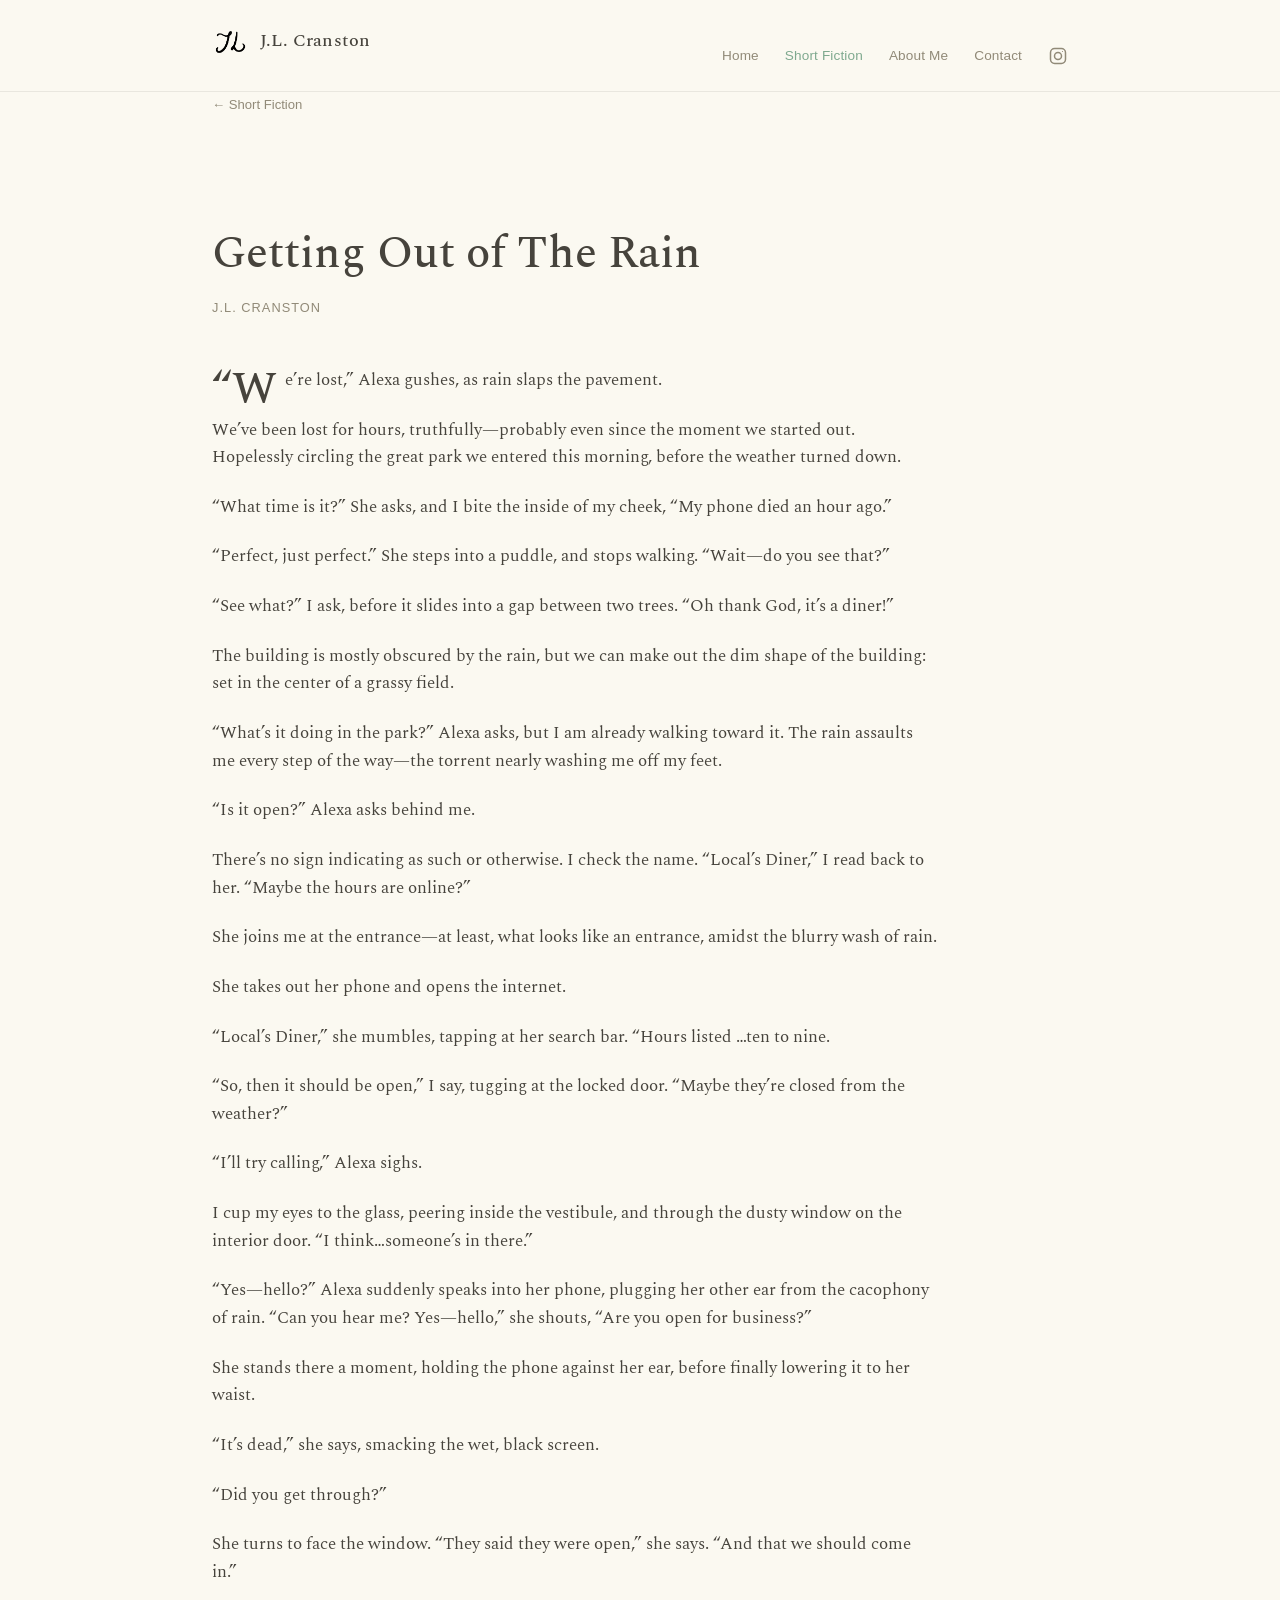
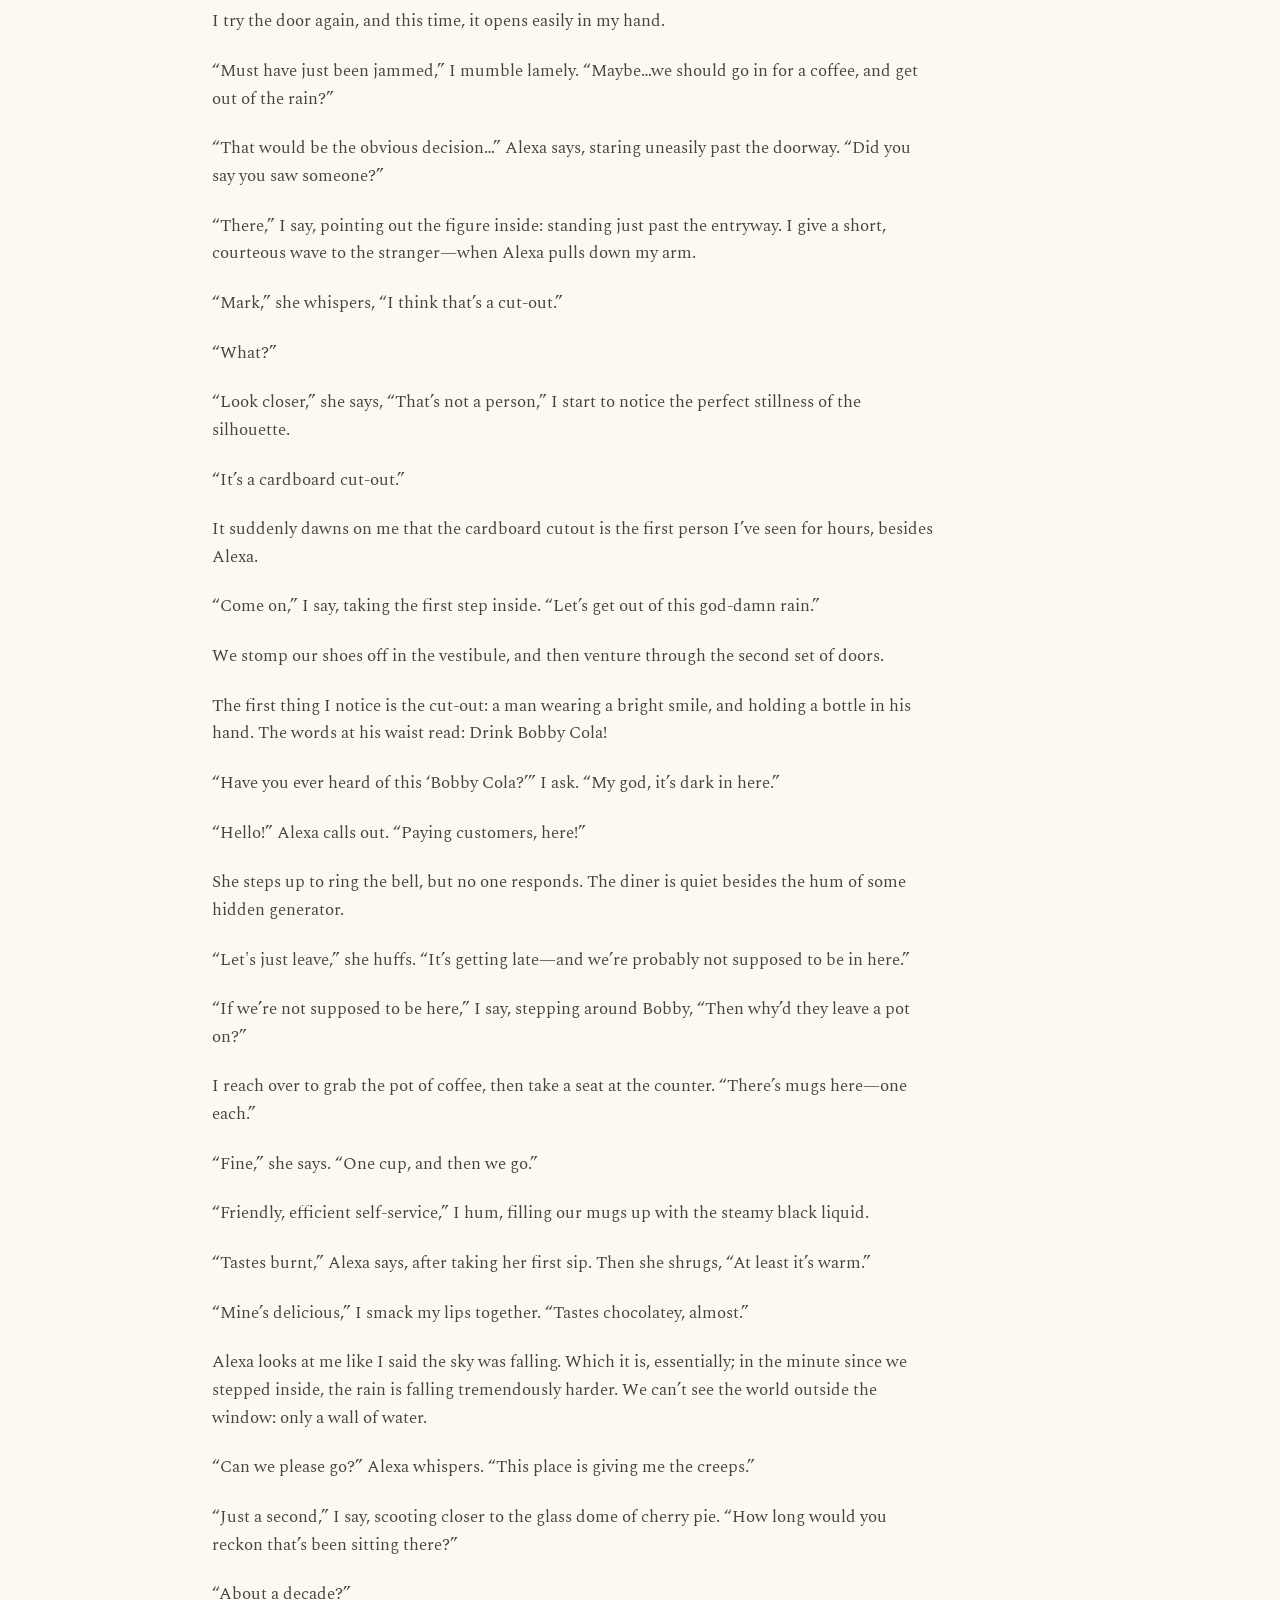
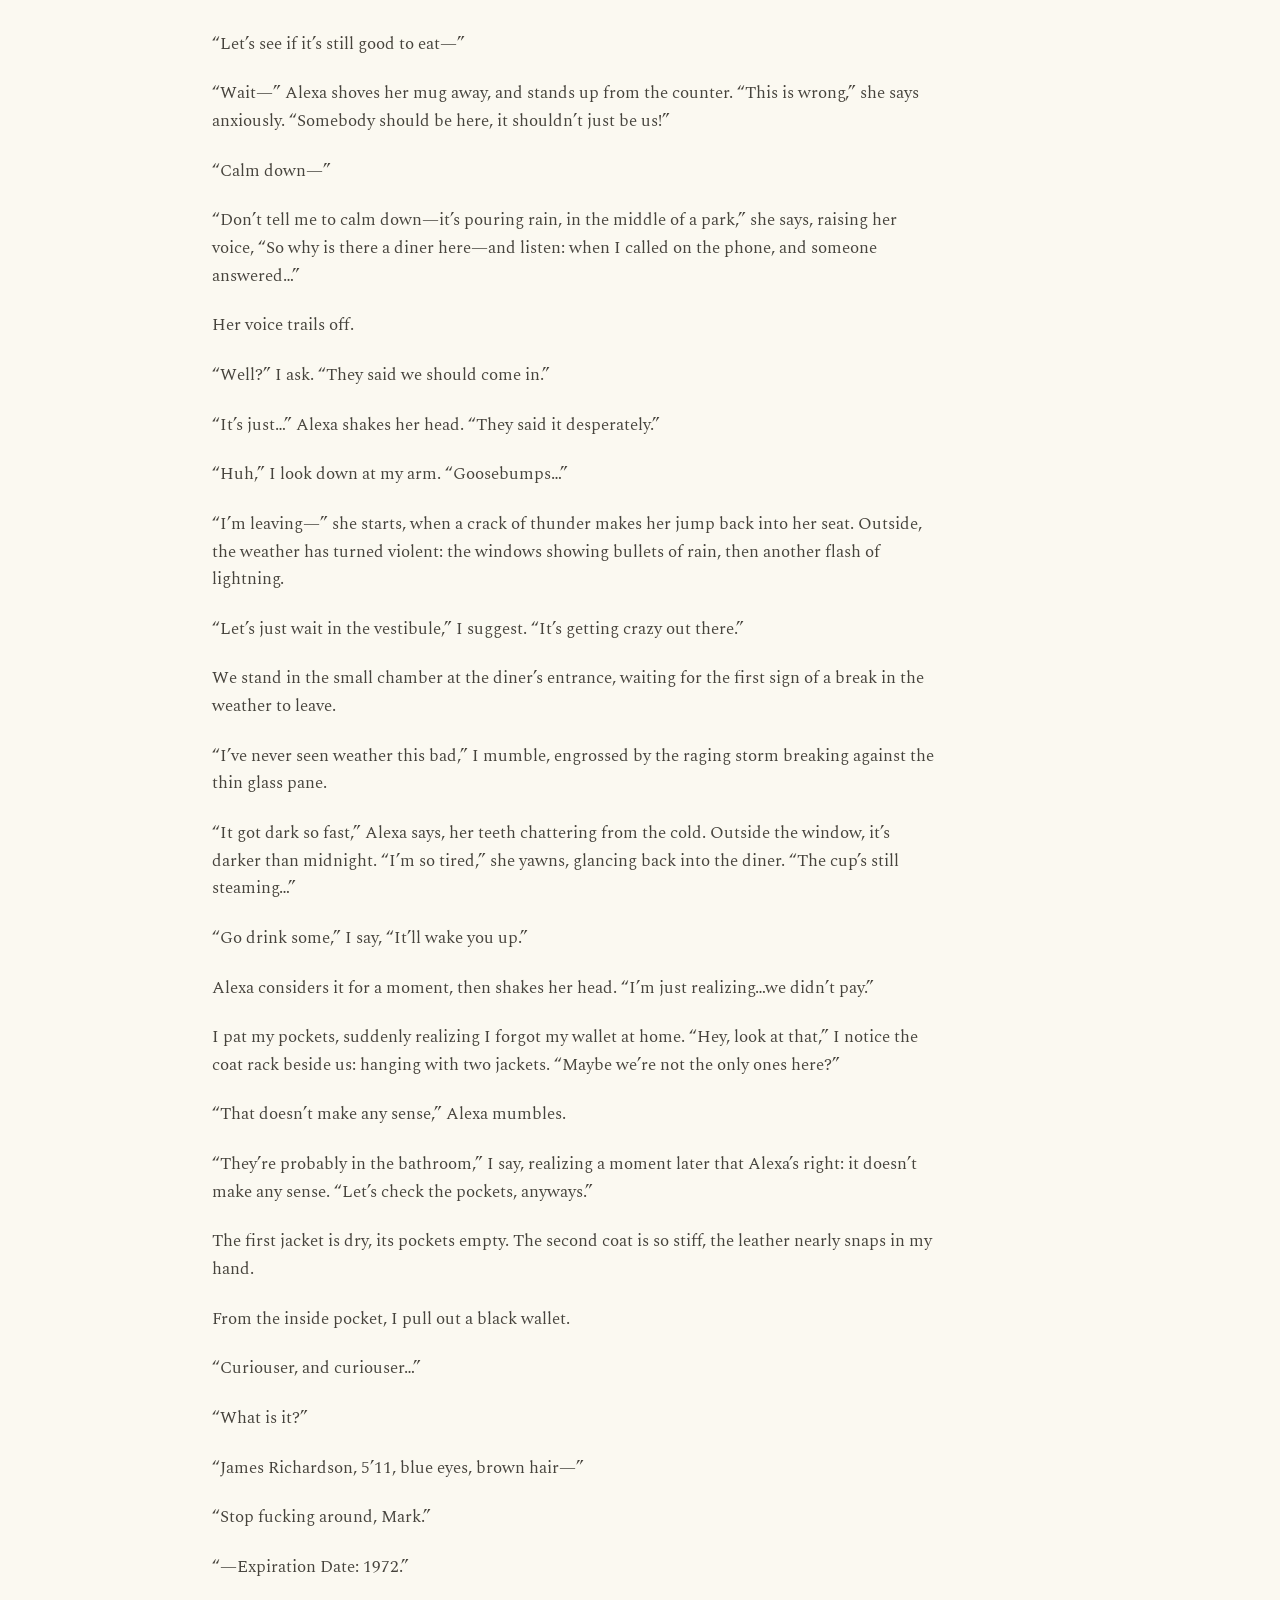
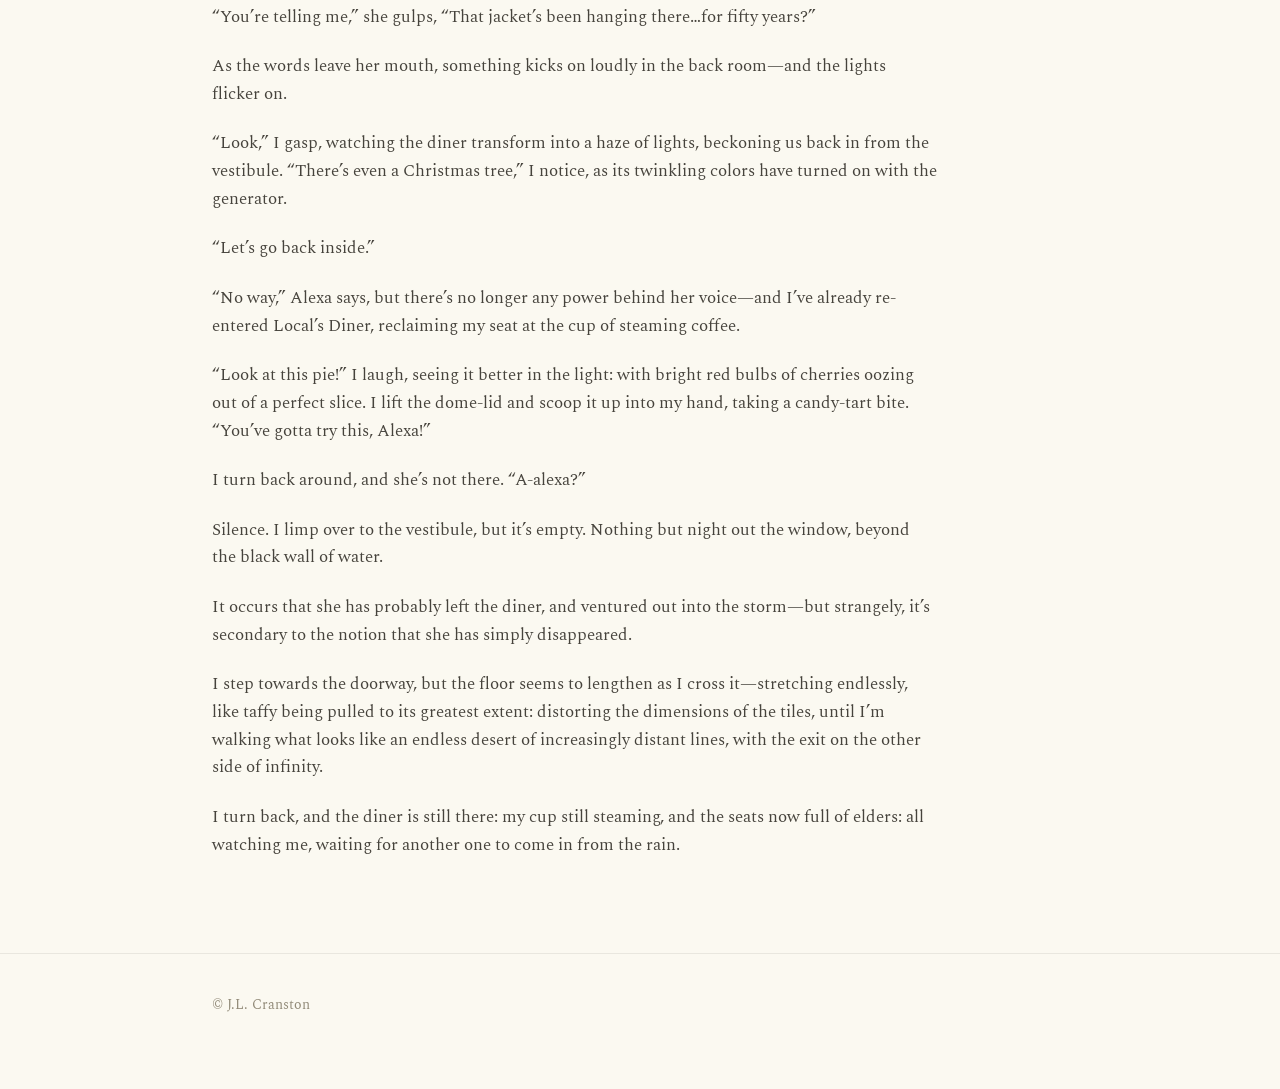
<file: stories/getting-out-of-the-rain.html>
<!DOCTYPE html>
<html lang="en">
<head>
<meta charset="UTF-8">
<meta name="viewport" content="width=device-width, initial-scale=1.0">
<title>Getting Out of The Rain — J.L. Cranston</title>
<link rel="preconnect" href="https://fonts.googleapis.com">
<link rel="preconnect" href="https://fonts.gstatic.com" crossorigin>
<link href="https://fonts.googleapis.com/css2?family=Spectral:ital,wght@0,300;0,400;0,500;0,600;1,400;1,500&display=swap" rel="stylesheet">
<link rel="stylesheet" href="../styles.css">
</head>
<body>

<nav class="site-nav">
  <div class="nav-inner">
    <a class="nav-brand" href="../index.html"><img src="../images/logo.png" alt="" class="nav-logo">J.L. Cranston</a>
    <ul class="nav-links">
      <li><a href="../index.html">Home</a></li>
      <li><a href="../short-fiction.html" aria-current="page">Short Fiction</a></li>
      <li><a href="../about.html">About Me</a></li>
      <li><a href="../contact.html">Contact</a></li>
      <li><a class="nav-social" href="https://www.instagram.com/jlcranstonbooks/" target="_blank" rel="noopener" aria-label="Instagram"><svg width="20" height="20" viewBox="0 0 24 24" fill="none" stroke="currentColor" stroke-width="1.8" stroke-linecap="round" stroke-linejoin="round" aria-hidden="true"><rect x="3" y="3" width="18" height="18" rx="5"/><circle cx="12" cy="12" r="4.2"/><circle cx="17.4" cy="6.6" r="0.7" fill="currentColor" stroke="none"/></svg></a></li>
    </ul>
  </div>
</nav>

<div class="wrap">
  <a class="back-link" href="../short-fiction.html">&larr; Short Fiction</a>
  <header class="story-header">
    <h1>Getting Out of The Rain</h1>
    <p class="story-byline">J.L. Cranston</p>
  </header>
  <div class="story-body">
      <p>“We’re lost,” Alexa gushes, as rain slaps the pavement.</p>
      <p>We’ve been lost for hours, truthfully—probably even since the moment we started out. Hopelessly circling the great park we entered this morning, before the weather turned down.</p>
      <p>“What time is it?” She asks, and I bite the inside of my cheek, “My phone died an hour ago.”</p>
      <p>“Perfect, just perfect.” She steps into a puddle, and stops walking. “Wait—do you see that?”</p>
      <p>“See what?” I ask, before it slides into a gap between two trees. “Oh thank God, it’s a diner!”</p>
      <p>The building is mostly obscured by the rain, but we can make out the dim shape of the building: set in the center of a grassy field.</p>
      <p>“What’s it doing in the park?” Alexa asks, but I am already walking toward it. The rain assaults me every step of the way—the torrent nearly washing me off my feet.</p>
      <p>“Is it open?” Alexa asks behind me.</p>
      <p>There’s no sign indicating as such or otherwise. I check the name. “Local’s Diner,” I read back to her. “Maybe the hours are online?”</p>
      <p>She joins me at the entrance—at least, what looks like an entrance, amidst the blurry wash of rain.</p>
      <p>She takes out her phone and opens the internet.</p>
      <p>“Local’s Diner,” she mumbles, tapping at her search bar. “Hours listed …ten to nine.</p>
      <p>“So, then it should be open,” I say, tugging at the locked door. “Maybe they’re closed from the weather?”</p>
      <p>“I’ll try calling,” Alexa sighs.</p>
      <p>I cup my eyes to the glass, peering inside the vestibule, and through the dusty window on the interior door. “I think…someone’s in there.”</p>
      <p>“Yes—hello?” Alexa suddenly speaks into her phone, plugging her other ear from the cacophony of rain. “Can you hear me? Yes—hello,” she shouts, “Are you open for business?”</p>
      <p>She stands there a moment, holding the phone against her ear, before finally lowering it to her waist.</p>
      <p>“It’s dead,” she says, smacking the wet, black screen.</p>
      <p>“Did you get through?”</p>
      <p>She turns to face the window. “They said they were open,” she says. “And that we should come in.”</p>
      <p>I try the door again, and this time, it opens easily in my hand.</p>
      <p>“Must have just been jammed,” I mumble lamely. “Maybe…we should go in for a coffee, and get out of the rain?”</p>
      <p>“That would be the obvious decision…” Alexa says, staring uneasily past the doorway. “Did you say you saw someone?”</p>
      <p>“There,” I say, pointing out the figure inside: standing just past the entryway. I give a short, courteous wave to the stranger—when Alexa pulls down my arm.</p>
      <p>“Mark,” she whispers, “I think that’s a cut-out.”</p>
      <p>“What?”</p>
      <p>“Look closer,” she says, “That’s not a person,” I start to notice the perfect stillness of the silhouette.</p>
      <p>“It’s a cardboard cut-out.”</p>
      <p>It suddenly dawns on me that the cardboard cutout is the first person I’ve seen for hours, besides Alexa.</p>
      <p>“Come on,” I say, taking the first step inside. “Let’s get out of this god-damn rain.”</p>
      <p>We stomp our shoes off in the vestibule, and then venture through the second set of doors.</p>
      <p>The first thing I notice is the cut-out: a man wearing a bright smile, and holding a bottle in his hand. The words at his waist read: Drink Bobby Cola!</p>
      <p>“Have you ever heard of this ‘Bobby Cola?’” I ask. “My god, it’s dark in here.”</p>
      <p>“Hello!” Alexa calls out. “Paying customers, here!”</p>
      <p>She steps up to ring the bell, but no one responds. The diner is quiet besides the hum of some hidden generator.</p>
      <p>“Let&#x27;s just leave,” she huffs. “It’s getting late—and we’re probably not supposed to be in here.”</p>
      <p>“If we’re not supposed to be here,” I say, stepping around Bobby, “Then why’d they leave a pot on?”</p>
      <p>I reach over to grab the pot of coffee, then take a seat at the counter. “There’s mugs here—one each.”</p>
      <p>“Fine,” she says. “One cup, and then we go.”</p>
      <p>“Friendly, efficient self-service,” I hum, filling our mugs up with the steamy black liquid.</p>
      <p>“Tastes burnt,” Alexa says, after taking her first sip. Then she shrugs, “At least it’s warm.”</p>
      <p>“Mine’s delicious,” I smack my lips together. “Tastes chocolatey, almost.”</p>
      <p>Alexa looks at me like I said the sky was falling. Which it is, essentially; in the minute since we stepped inside, the rain is falling tremendously harder. We can’t see the world outside the window: only a wall of water.</p>
      <p>“Can we please go?” Alexa whispers. “This place is giving me the creeps.”</p>
      <p>“Just a second,” I say, scooting closer to the glass dome of cherry pie. “How long would you reckon that’s been sitting there?”</p>
      <p>“About a decade?”</p>
      <p>“Let’s see if it’s still good to eat—”</p>
      <p>“Wait—” Alexa shoves her mug away, and stands up from the counter. “This is wrong,” she says anxiously. “Somebody should be here, it shouldn’t just be us!”</p>
      <p>“Calm down—”</p>
      <p>“Don’t tell me to calm down—it’s pouring rain, in the middle of a park,” she says, raising her voice, “So why is there a diner here—and listen: when I called on the phone, and someone answered…”</p>
      <p>Her voice trails off.</p>
      <p>“Well?” I ask. “They said we should come in.”</p>
      <p>“It’s just…” Alexa shakes her head. “They said it desperately.”</p>
      <p>“Huh,” I look down at my arm. “Goosebumps…”</p>
      <p>“I’m leaving—” she starts, when a crack of thunder makes her jump back into her seat. Outside, the weather has turned violent: the windows showing bullets of rain, then another flash of lightning.</p>
      <p>“Let’s just wait in the vestibule,” I suggest. “It’s getting crazy out there.”</p>
      <p>We stand in the small chamber at the diner’s entrance, waiting for the first sign of a break in the weather to leave.</p>
      <p>“I’ve never seen weather this bad,” I mumble, engrossed by the raging storm breaking against the thin glass pane.</p>
      <p>“It got dark so fast,” Alexa says, her teeth chattering from the cold. Outside the window, it’s darker than midnight. “I’m so tired,” she yawns, glancing back into the diner. “The cup’s still steaming…”</p>
      <p>“Go drink some,” I say, “It’ll wake you up.”</p>
      <p>Alexa considers it for a moment, then shakes her head. “I’m just realizing…we didn’t pay.”</p>
      <p>I pat my pockets, suddenly realizing I forgot my wallet at home. “Hey, look at that,” I notice the coat rack beside us: hanging with two jackets. “Maybe we’re not the only ones here?”</p>
      <p>“That doesn’t make any sense,” Alexa mumbles.</p>
      <p>“They’re probably in the bathroom,” I say, realizing a moment later that Alexa’s right: it doesn’t make any sense. “Let’s check the pockets, anyways.”</p>
      <p>The first jacket is dry, its pockets empty. The second coat is so stiff, the leather nearly snaps in my hand.</p>
      <p>From the inside pocket, I pull out a black wallet.</p>
      <p>“Curiouser, and curiouser…”</p>
      <p>“What is it?”</p>
      <p>“James Richardson, 5’11, blue eyes, brown hair—”</p>
      <p>“Stop fucking around, Mark.”</p>
      <p>“—Expiration Date: 1972.”</p>
      <p>“You’re telling me,” she gulps, “That jacket’s been hanging there…for fifty years?”</p>
      <p>As the words leave her mouth, something kicks on loudly in the back room—and the lights flicker on.</p>
      <p>“Look,” I gasp, watching the diner transform into a haze of lights, beckoning us back in from the vestibule. “There’s even a Christmas tree,” I notice, as its twinkling colors have turned on with the generator.</p>
      <p>“Let’s go back inside.”</p>
      <p>“No way,” Alexa says, but there’s no longer any power behind her voice—and I’ve already re-entered Local’s Diner, reclaiming my seat at the cup of steaming coffee.</p>
      <p>“Look at this pie!” I laugh, seeing it better in the light: with bright red bulbs of cherries oozing out of a perfect slice. I lift the dome-lid and scoop it up into my hand, taking a candy-tart bite. “You’ve gotta try this, Alexa!”</p>
      <p>I turn back around, and she’s not there. “A-alexa?”</p>
      <p>Silence. I limp over to the vestibule, but it’s empty. Nothing but night out the window, beyond the black wall of water.</p>
      <p>It occurs that she has probably left the diner, and ventured out into the storm—but strangely, it’s secondary to the notion that she has simply disappeared.</p>
      <p>I step towards the doorway, but the floor seems to lengthen as I cross it—stretching endlessly, like taffy being pulled to its greatest extent: distorting the dimensions of the tiles, until I’m walking what looks like an endless desert of increasingly distant lines, with the exit on the other side of infinity.</p>
      <p>I turn back, and the diner is still there: my cup still steaming, and the seats now full of elders: all watching me, waiting for another one to come in from the rain.</p>
  </div>
</div>

<footer>
  <div class="wrap">
    <p>&copy; J.L. Cranston</p>
  </div>
</footer>

</body>
</html>
</file>
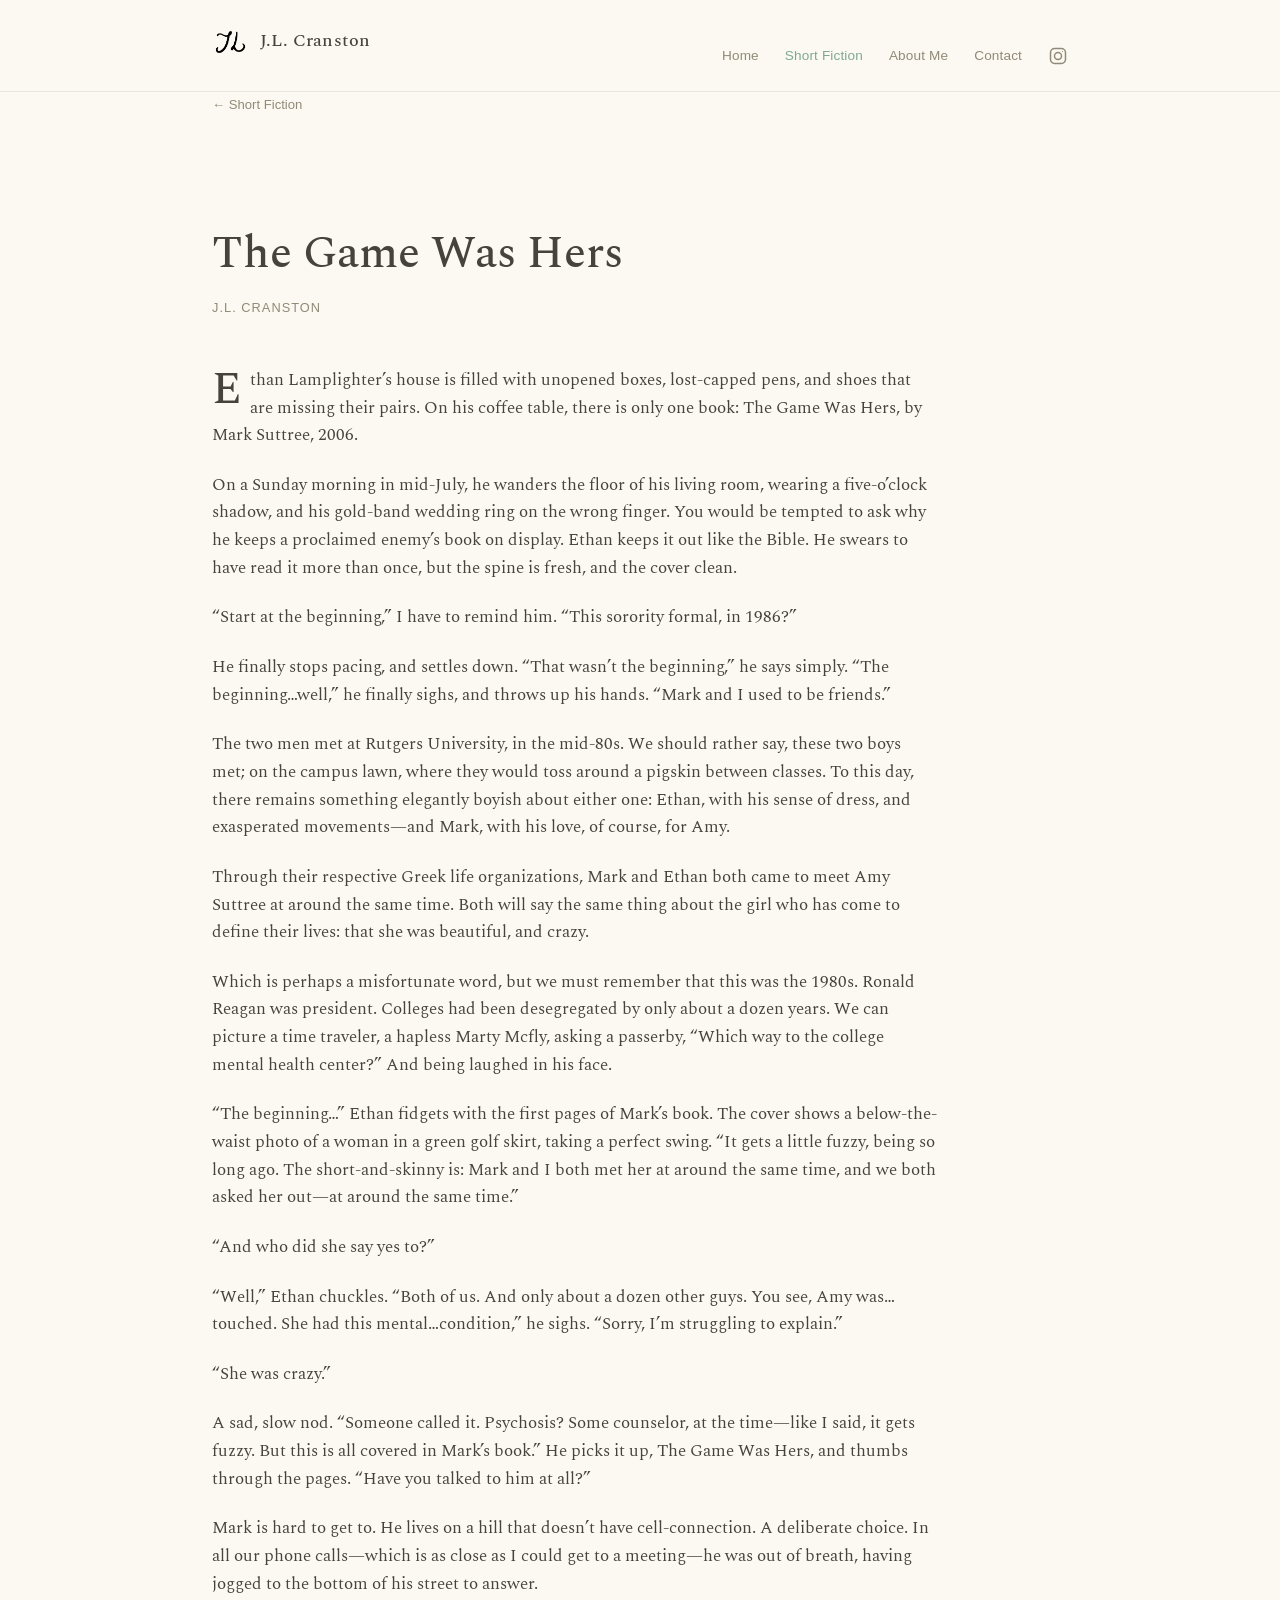
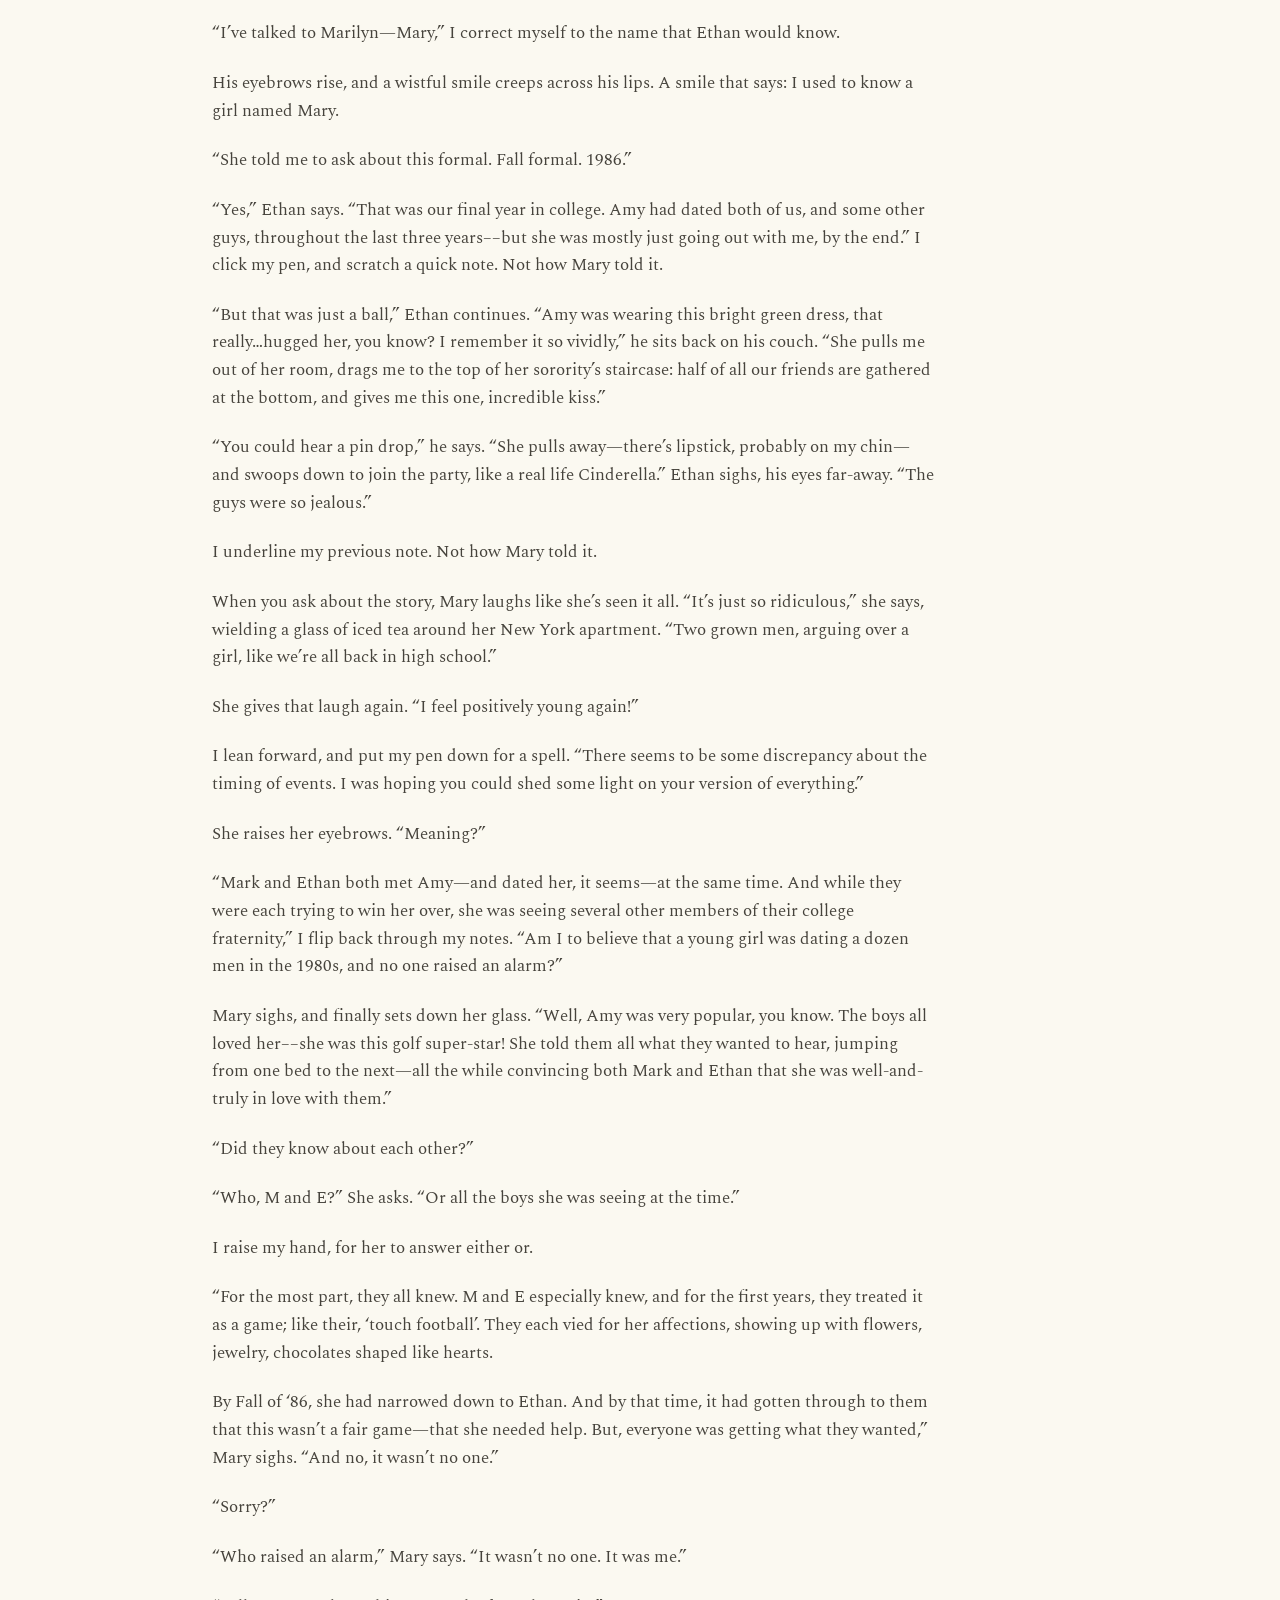
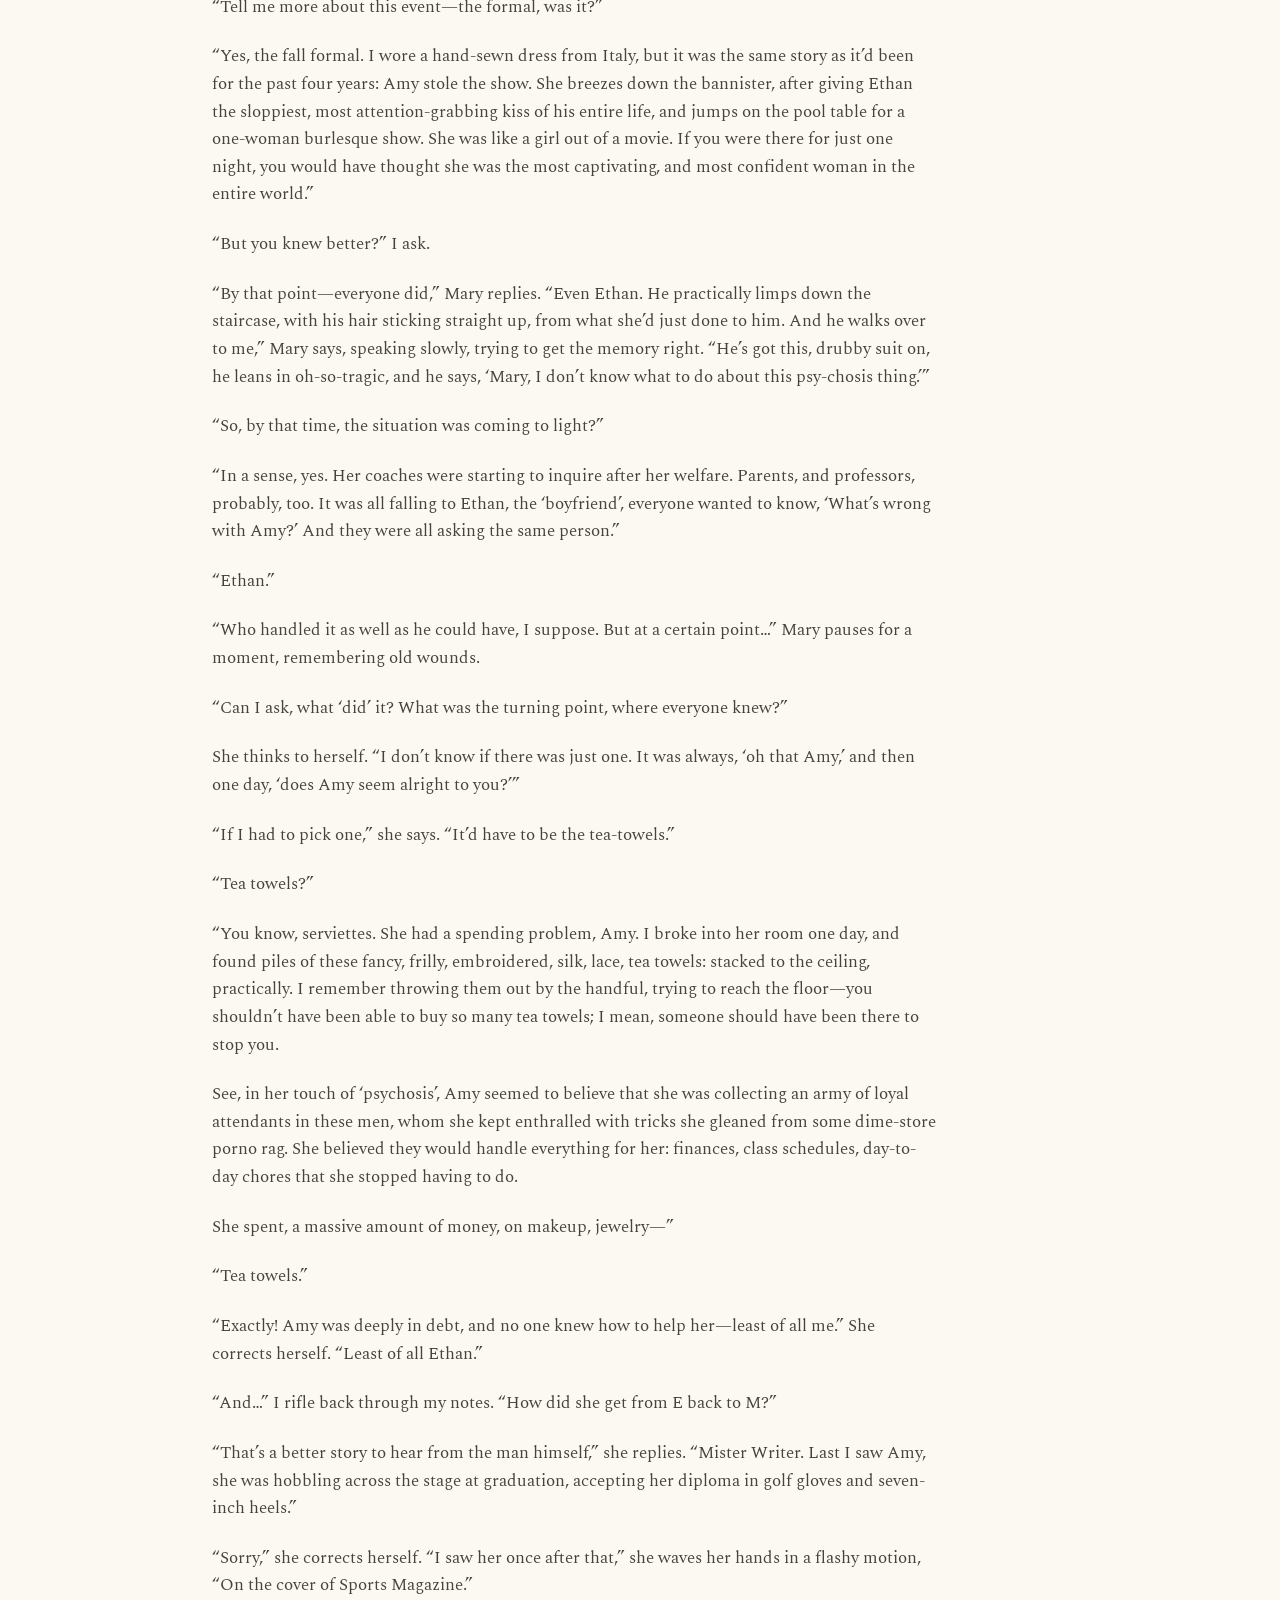
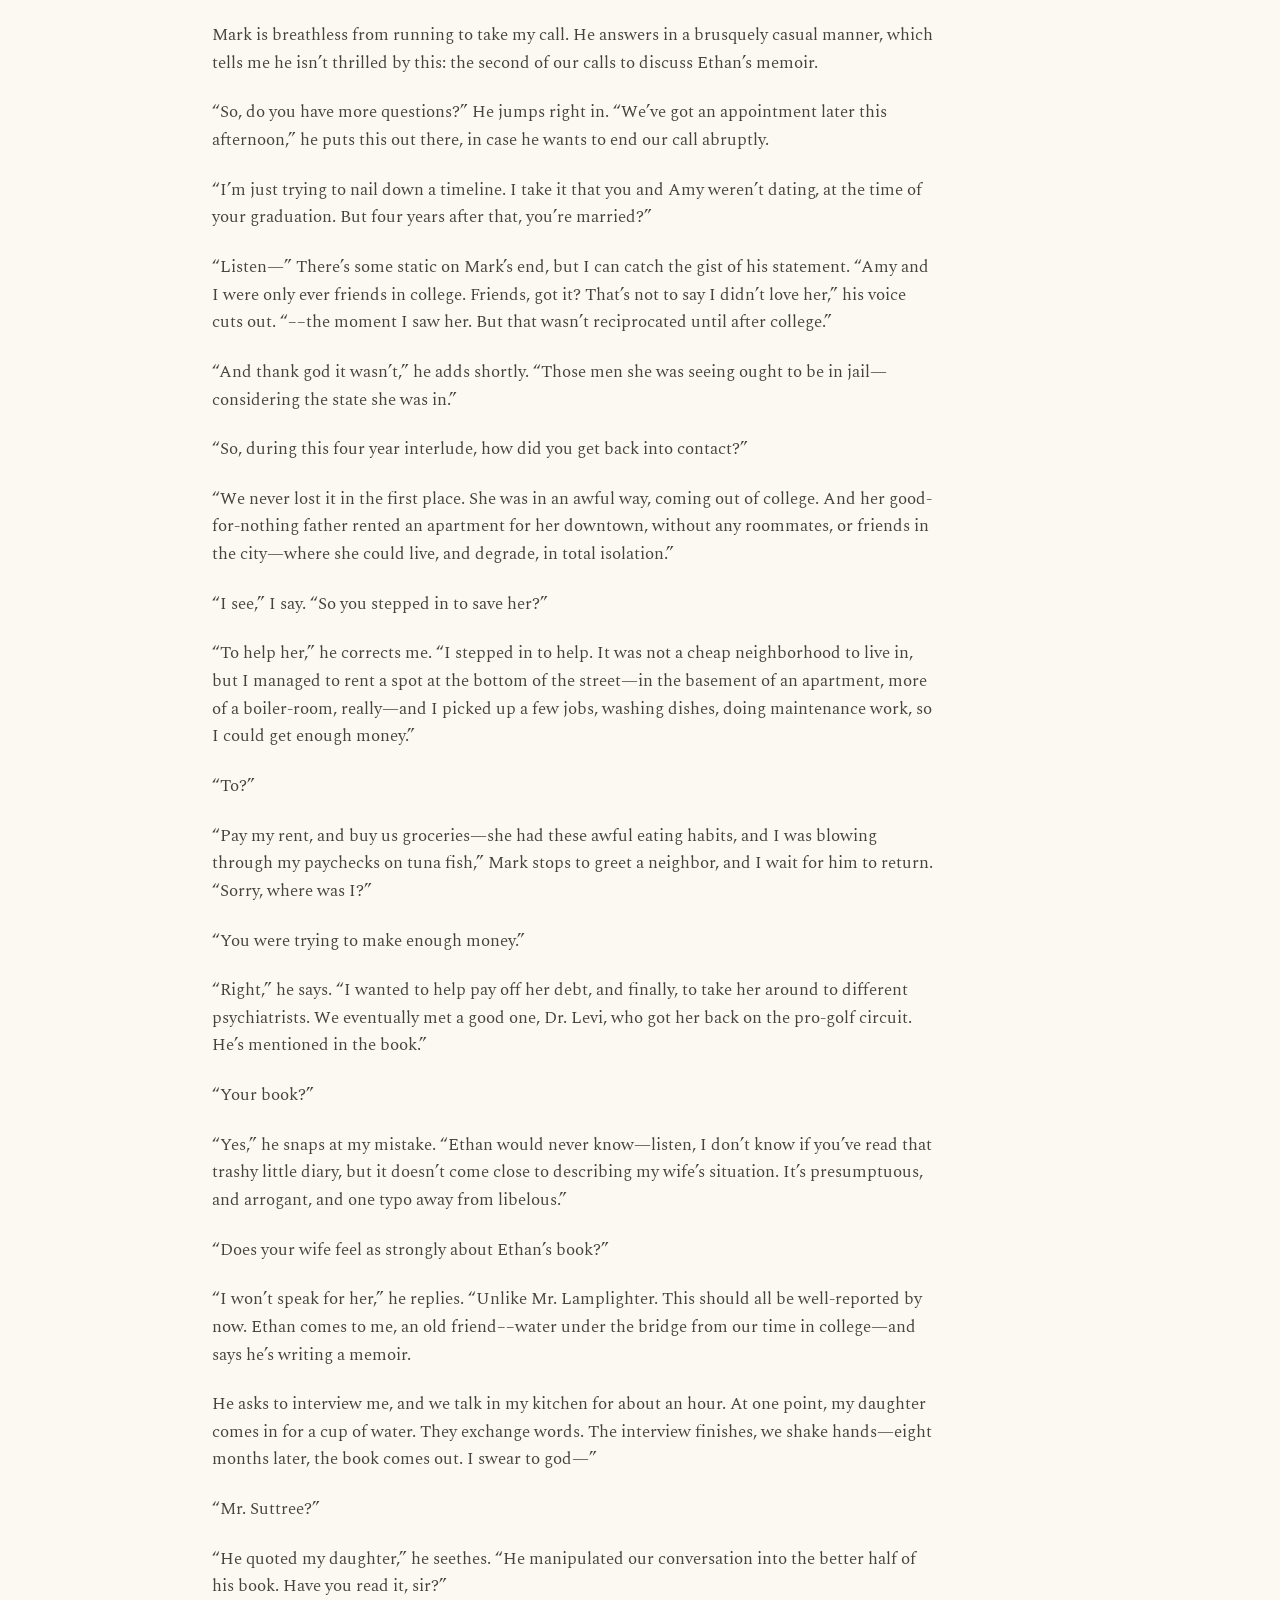
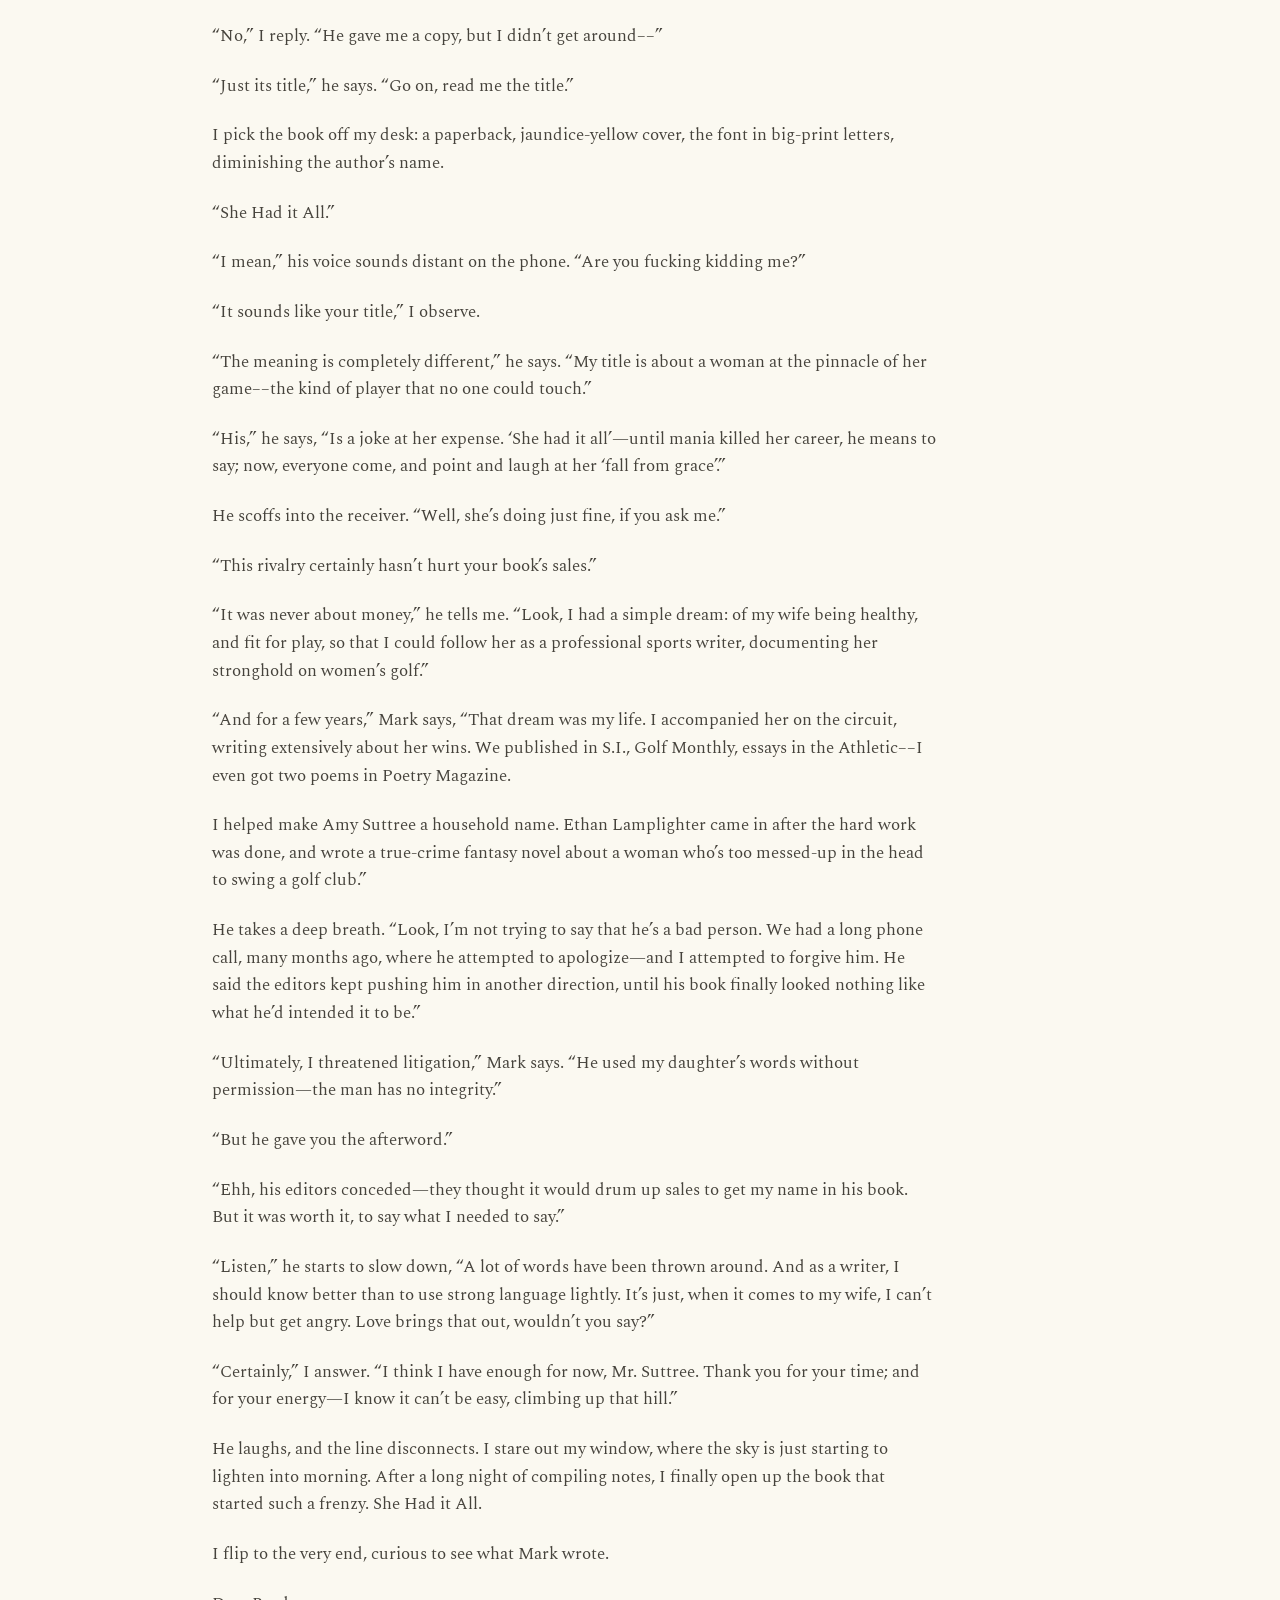
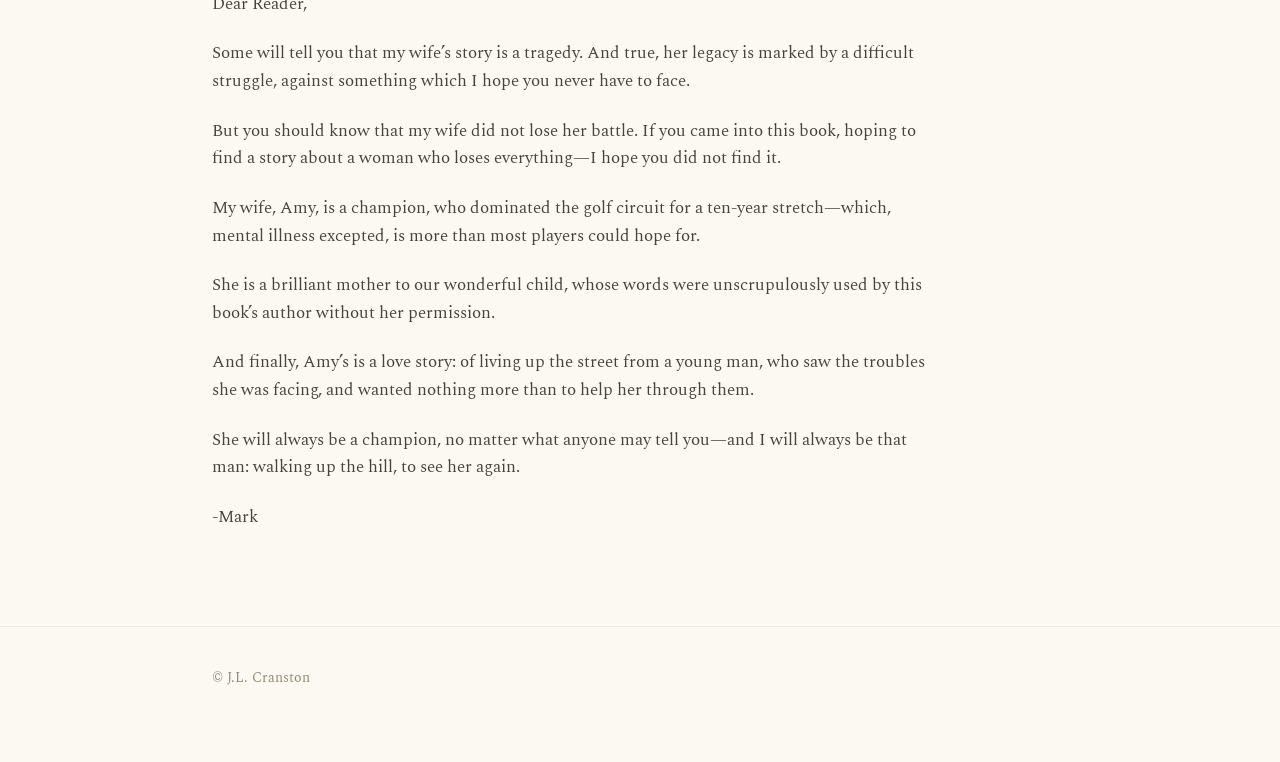
<file: stories/the-game-was-hers.html>
<!DOCTYPE html>
<html lang="en">
<head>
<meta charset="UTF-8">
<meta name="viewport" content="width=device-width, initial-scale=1.0">
<title>The Game Was Hers — J.L. Cranston</title>
<link rel="preconnect" href="https://fonts.googleapis.com">
<link rel="preconnect" href="https://fonts.gstatic.com" crossorigin>
<link href="https://fonts.googleapis.com/css2?family=Spectral:ital,wght@0,300;0,400;0,500;0,600;1,400;1,500&display=swap" rel="stylesheet">
<link rel="stylesheet" href="../styles.css">
</head>
<body>

<nav class="site-nav">
  <div class="nav-inner">
    <a class="nav-brand" href="../index.html"><img src="../images/logo.png" alt="" class="nav-logo">J.L. Cranston</a>
    <ul class="nav-links">
      <li><a href="../index.html">Home</a></li>
      <li><a href="../short-fiction.html" aria-current="page">Short Fiction</a></li>
      <li><a href="../about.html">About Me</a></li>
      <li><a href="../contact.html">Contact</a></li>
      <li><a class="nav-social" href="https://www.instagram.com/jlcranstonbooks/" target="_blank" rel="noopener" aria-label="Instagram"><svg width="20" height="20" viewBox="0 0 24 24" fill="none" stroke="currentColor" stroke-width="1.8" stroke-linecap="round" stroke-linejoin="round" aria-hidden="true"><rect x="3" y="3" width="18" height="18" rx="5"/><circle cx="12" cy="12" r="4.2"/><circle cx="17.4" cy="6.6" r="0.7" fill="currentColor" stroke="none"/></svg></a></li>
    </ul>
  </div>
</nav>

<div class="wrap">
  <a class="back-link" href="../short-fiction.html">&larr; Short Fiction</a>
  <header class="story-header">
    <h1>The Game Was Hers</h1>
    <p class="story-byline">J.L. Cranston</p>
  </header>
  <div class="story-body">
      <p>Ethan Lamplighter’s house is filled with unopened boxes, lost-capped pens, and shoes that are missing their pairs. On his coffee table, there is only one book: The Game Was Hers, by Mark Suttree, 2006.</p>
      <p>On a Sunday morning in mid-July, he wanders the floor of his living room, wearing a five-o’clock shadow, and his gold-band wedding ring on the wrong finger. You would be tempted to ask why he keeps a proclaimed enemy’s book on display. Ethan keeps it out like the Bible. He swears to have read it more than once, but the spine is fresh, and the cover clean.</p>
      <p>“Start at the beginning,” I have to remind him. “This sorority formal, in 1986?”</p>
      <p>He finally stops pacing, and settles down. “That wasn’t the beginning,” he says simply. “The beginning…well,” he finally sighs, and throws up his hands. “Mark and I used to be friends.”</p>
      <p>The two men met at Rutgers University, in the mid-80s. We should rather say, these two boys met; on the campus lawn, where they would toss around a pigskin between classes. To this day, there remains something elegantly boyish about either one: Ethan, with his sense of dress, and exasperated movements—and Mark, with his love, of course, for Amy.</p>
      <p>Through their respective Greek life organizations, Mark and Ethan both came to meet Amy Suttree at around the same time. Both will say the same thing about the girl who has come to define their lives: that she was beautiful, and crazy.</p>
      <p>Which is perhaps a misfortunate word, but we must remember that this was the 1980s. Ronald Reagan was president. Colleges had been desegregated by only about a dozen years. We can picture a time traveler, a hapless Marty Mcfly, asking a passerby, “Which way to the college mental health center?” And being laughed in his face.</p>
      <p>“The beginning…” Ethan fidgets with the first pages of Mark’s book. The cover shows a below-the-waist photo of a woman in a green golf skirt, taking a perfect swing. “It gets a little fuzzy, being so long ago. The short-and-skinny is: Mark and I both met her at around the same time, and we both asked her out—at around the same time.”</p>
      <p>“And who did she say yes to?”</p>
      <p>“Well,” Ethan chuckles. “Both of us. And only about a dozen other guys. You see, Amy was…touched. She had this mental…condition,” he sighs. “Sorry, I’m struggling to explain.”</p>
      <p>“She was crazy.”</p>
      <p>A sad, slow nod. “Someone called it. Psychosis? Some counselor, at the time—like I said, it gets fuzzy. But this is all covered in Mark’s book.” He picks it up, The Game Was Hers, and thumbs through the pages. “Have you talked to him at all?”</p>
      <p>Mark is hard to get to. He lives on a hill that doesn’t have cell-connection. A deliberate choice. In all our phone calls—which is as close as I could get to a meeting—he was out of breath, having jogged to the bottom of his street to answer.</p>
      <p>“I’ve talked to Marilyn—Mary,” I correct myself to the name that Ethan would know.</p>
      <p>His eyebrows rise, and a wistful smile creeps across his lips. A smile that says: I used to know a girl named Mary.</p>
      <p>“She told me to ask about this formal. Fall formal. 1986.”</p>
      <p>“Yes,” Ethan says. “That was our final year in college. Amy had dated both of us, and some other guys, throughout the last three years––but she was mostly just going out with me, by the end.” I click my pen, and scratch a quick note. Not how Mary told it.</p>
      <p>“But that was just a ball,” Ethan continues. “Amy was wearing this bright green dress, that really…hugged her, you know? I remember it so vividly,” he sits back on his couch. “She pulls me out of her room, drags me to the top of her sorority’s staircase: half of all our friends are gathered at the bottom, and gives me this one, incredible kiss.”</p>
      <p>“You could hear a pin drop,” he says. “She pulls away—there’s lipstick, probably on my chin—and swoops down to join the party, like a real life Cinderella.” Ethan sighs, his eyes far-away. “The guys were so jealous.”</p>
      <p>I underline my previous note. Not how Mary told it.</p>
      <p>When you ask about the story, Mary laughs like she’s seen it all. “It’s just so ridiculous,” she says, wielding a glass of iced tea around her New York apartment. “Two grown men, arguing over a girl, like we’re all back in high school.”</p>
      <p>She gives that laugh again. “I feel positively young again!”</p>
      <p>I lean forward, and put my pen down for a spell. “There seems to be some discrepancy about the timing of events. I was hoping you could shed some light on your version of everything.”</p>
      <p>She raises her eyebrows. “Meaning?”</p>
      <p>“Mark and Ethan both met Amy—and dated her, it seems—at the same time. And while they were each trying to win her over, she was seeing several other members of their college fraternity,” I flip back through my notes. “Am I to believe that a young girl was dating a dozen men in the 1980s, and no one raised an alarm?”</p>
      <p>Mary sighs, and finally sets down her glass. “Well, Amy was very popular, you know. The boys all loved her––she was this golf super-star! She told them all what they wanted to hear, jumping from one bed to the next—all the while convincing both Mark and Ethan that she was well-and-truly in love with them.”</p>
      <p>“Did they know about each other?”</p>
      <p>“Who, M and E?” She asks. “Or all the boys she was seeing at the time.”</p>
      <p>I raise my hand, for her to answer either or.</p>
      <p>“For the most part, they all knew. M and E especially knew, and for the first years, they treated it as a game; like their, ‘touch football’. They each vied for her affections, showing up with flowers, jewelry, chocolates shaped like hearts.</p>
      <p>By Fall of ‘86, she had narrowed down to Ethan. And by that time, it had gotten through to them that this wasn’t a fair game—that she needed help. But, everyone was getting what they wanted,” Mary sighs. “And no, it wasn’t no one.”</p>
      <p>“Sorry?”</p>
      <p>“Who raised an alarm,” Mary says. “It wasn’t no one. It was me.”</p>
      <p>“Tell me more about this event—the formal, was it?”</p>
      <p>“Yes, the fall formal. I wore a hand-sewn dress from Italy, but it was the same story as it’d been for the past four years: Amy stole the show. She breezes down the bannister, after giving Ethan the sloppiest, most attention-grabbing kiss of his entire life, and jumps on the pool table for a one-woman burlesque show. She was like a girl out of a movie. If you were there for just one night, you would have thought she was the most captivating, and most confident woman in the entire world.”</p>
      <p>“But you knew better?” I ask.</p>
      <p>“By that point—everyone did,” Mary replies. “Even Ethan. He practically limps down the staircase, with his hair sticking straight up, from what she’d just done to him. And he walks over to me,” Mary says, speaking slowly, trying to get the memory right. “He’s got this, drubby suit on, he leans in oh-so-tragic, and he says, ‘Mary, I don’t know what to do about this psy-chosis thing.’”</p>
      <p>“So, by that time, the situation was coming to light?”</p>
      <p>“In a sense, yes. Her coaches were starting to inquire after her welfare. Parents, and professors, probably, too. It was all falling to Ethan, the ‘boyfriend’, everyone wanted to know, ‘What’s wrong with Amy?’ And they were all asking the same person.”</p>
      <p>“Ethan.”</p>
      <p>“Who handled it as well as he could have, I suppose. But at a certain point…” Mary pauses for a moment, remembering old wounds.</p>
      <p>“Can I ask, what ‘did’ it? What was the turning point, where everyone knew?”</p>
      <p>She thinks to herself. “I don’t know if there was just one. It was always, ‘oh that Amy,’ and then one day, ‘does Amy seem alright to you?’”</p>
      <p>“If I had to pick one,” she says. “It’d have to be the tea-towels.”</p>
      <p>“Tea towels?”</p>
      <p>“You know, serviettes. She had a spending problem, Amy. I broke into her room one day, and found piles of these fancy, frilly, embroidered, silk, lace, tea towels: stacked to the ceiling, practically. I remember throwing them out by the handful, trying to reach the floor—you shouldn’t have been able to buy so many tea towels; I mean, someone should have been there to stop you.</p>
      <p>See, in her touch of ‘psychosis’, Amy seemed to believe that she was collecting an army of loyal attendants in these men, whom she kept enthralled with tricks she gleaned from some dime-store porno rag. She believed they would handle everything for her: finances, class schedules, day-to-day chores that she stopped having to do.</p>
      <p>She spent, a massive amount of money, on makeup, jewelry—”</p>
      <p>“Tea towels.”</p>
      <p>“Exactly! Amy was deeply in debt, and no one knew how to help her—least of all me.” She corrects herself. “Least of all Ethan.”</p>
      <p>“And…” I rifle back through my notes. “How did she get from E back to M?”</p>
      <p>“That’s a better story to hear from the man himself,” she replies. “Mister Writer. Last I saw Amy, she was hobbling across the stage at graduation, accepting her diploma in golf gloves and seven-inch heels.”</p>
      <p>“Sorry,” she corrects herself. “I saw her once after that,” she waves her hands in a flashy motion, “On the cover of Sports Magazine.”</p>
      <p>Mark is breathless from running to take my call. He answers in a brusquely casual manner, which tells me he isn’t thrilled by this: the second of our calls to discuss Ethan’s memoir.</p>
      <p>“So, do you have more questions?” He jumps right in. “We’ve got an appointment later this afternoon,” he puts this out there, in case he wants to end our call abruptly.</p>
      <p>“I’m just trying to nail down a timeline. I take it that you and Amy weren’t dating, at the time of your graduation. But four years after that, you’re married?”</p>
      <p>“Listen—” There’s some static on Mark’s end, but I can catch the gist of his statement. “Amy and I were only ever friends in college. Friends, got it? That’s not to say I didn’t love her,” his voice cuts out. “––the moment I saw her. But that wasn’t reciprocated until after college.”</p>
      <p>“And thank god it wasn’t,” he adds shortly. “Those men she was seeing ought to be in jail—considering the state she was in.”</p>
      <p>“So, during this four year interlude, how did you get back into contact?”</p>
      <p>“We never lost it in the first place. She was in an awful way, coming out of college. And her good-for-nothing father rented an apartment for her downtown, without any roommates, or friends in the city—where she could live, and degrade, in total isolation.”</p>
      <p>“I see,” I say. “So you stepped in to save her?”</p>
      <p>“To help her,” he corrects me. “I stepped in to help. It was not a cheap neighborhood to live in, but I managed to rent a spot at the bottom of the street—in the basement of an apartment, more of a boiler-room, really—and I picked up a few jobs, washing dishes, doing maintenance work, so I could get enough money.”</p>
      <p>“To?”</p>
      <p>“Pay my rent, and buy us groceries—she had these awful eating habits, and I was blowing through my paychecks on tuna fish,” Mark stops to greet a neighbor, and I wait for him to return. “Sorry, where was I?”</p>
      <p>“You were trying to make enough money.”</p>
      <p>“Right,” he says. “I wanted to help pay off her debt, and finally, to take her around to different psychiatrists. We eventually met a good one, Dr. Levi, who got her back on the pro-golf circuit. He’s mentioned in the book.”</p>
      <p>“Your book?”</p>
      <p>“Yes,” he snaps at my mistake. “Ethan would never know—listen, I don’t know if you’ve read that trashy little diary, but it doesn’t come close to describing my wife’s situation. It’s presumptuous, and arrogant, and one typo away from libelous.”</p>
      <p>“Does your wife feel as strongly about Ethan’s book?”</p>
      <p>“I won’t speak for her,” he replies. “Unlike Mr. Lamplighter. This should all be well-reported by now. Ethan comes to me, an old friend––water under the bridge from our time in college—and says he’s writing a memoir.</p>
      <p>He asks to interview me, and we talk in my kitchen for about an hour. At one point, my daughter comes in for a cup of water. They exchange words. The interview finishes, we shake hands—eight months later, the book comes out. I swear to god—”</p>
      <p>“Mr. Suttree?”</p>
      <p>“He quoted my daughter,” he seethes. “He manipulated our conversation into the better half of his book. Have you read it, sir?”</p>
      <p>“No,” I reply. “He gave me a copy, but I didn’t get around––”</p>
      <p>“Just its title,” he says. “Go on, read me the title.”</p>
      <p>I pick the book off my desk: a paperback, jaundice-yellow cover, the font in big-print letters, diminishing the author’s name.</p>
      <p>“She Had it All.”</p>
      <p>“I mean,” his voice sounds distant on the phone. “Are you fucking kidding me?”</p>
      <p>“It sounds like your title,” I observe.</p>
      <p>“The meaning is completely different,” he says. “My title is about a woman at the pinnacle of her game––the kind of player that no one could touch.”</p>
      <p>“His,” he says, “Is a joke at her expense. ‘She had it all’—until mania killed her career, he means to say; now, everyone come, and point and laugh at her ‘fall from grace’.”</p>
      <p>He scoffs into the receiver. “Well, she’s doing just fine, if you ask me.”</p>
      <p>“This rivalry certainly hasn’t hurt your book’s sales.”</p>
      <p>“It was never about money,” he tells me. “Look, I had a simple dream: of my wife being healthy, and fit for play, so that I could follow her as a professional sports writer, documenting her stronghold on women’s golf.”</p>
      <p>“And for a few years,” Mark says, “That dream was my life. I accompanied her on the circuit, writing extensively about her wins. We published in S.I., Golf Monthly, essays in the Athletic––I even got two poems in Poetry Magazine.</p>
      <p>I helped make Amy Suttree a household name. Ethan Lamplighter came in after the hard work was done, and wrote a true-crime fantasy novel about a woman who’s too messed-up in the head to swing a golf club.”</p>
      <p>He takes a deep breath. “Look, I’m not trying to say that he’s a bad person. We had a long phone call, many months ago, where he attempted to apologize—and I attempted to forgive him. He said the editors kept pushing him in another direction, until his book finally looked nothing like what he’d intended it to be.”</p>
      <p>“Ultimately, I threatened litigation,” Mark says. “He used my daughter’s words without permission—the man has no integrity.”</p>
      <p>“But he gave you the afterword.”</p>
      <p>“Ehh, his editors conceded—they thought it would drum up sales to get my name in his book. But it was worth it, to say what I needed to say.”</p>
      <p>“Listen,” he starts to slow down, “A lot of words have been thrown around. And as a writer, I should know better than to use strong language lightly. It’s just, when it comes to my wife, I can’t help but get angry. Love brings that out, wouldn’t you say?”</p>
      <p>“Certainly,” I answer. “I think I have enough for now, Mr. Suttree. Thank you for your time; and for your energy—I know it can’t be easy, climbing up that hill.”</p>
      <p>He laughs, and the line disconnects. I stare out my window, where the sky is just starting to lighten into morning. After a long night of compiling notes, I finally open up the book that started such a frenzy. She Had it All.</p>
      <p>I flip to the very end, curious to see what Mark wrote.</p>
      <p>Dear Reader,</p>
      <p>Some will tell you that my wife’s story is a tragedy. And true, her legacy is marked by a difficult struggle, against something which I hope you never have to face.</p>
      <p>But you should know that my wife did not lose her battle. If you came into this book, hoping to find a story about a woman who loses everything—I hope you did not find it.</p>
      <p>My wife, Amy, is a champion, who dominated the golf circuit for a ten-year stretch—which, mental illness excepted, is more than most players could hope for.</p>
      <p>She is a brilliant mother to our wonderful child, whose words were unscrupulously used by this book’s author without her permission.</p>
      <p>And finally, Amy’s is a love story: of living up the street from a young man, who saw the troubles she was facing, and wanted nothing more than to help her through them.</p>
      <p>She will always be a champion, no matter what anyone may tell you—and I will always be that man: walking up the hill, to see her again.</p>
      <p>-Mark</p>
  </div>
</div>

<footer>
  <div class="wrap">
    <p>&copy; J.L. Cranston</p>
  </div>
</footer>

</body>
</html>
</file>
<file: styles.css>
:root {
  --ink: #46433C;
  --paper: #FBF9F1;
  --paper-raised: #F1F2E7;
  --pine: #A9CFBB;
  --pine-deep: #7FA98F;
  --sun: #D9922F;
  --stone: #918A78;
  --stone-light: #C2BCA9;
  --rule: rgba(70, 67, 60, 0.10);
  --shadow: rgba(70, 67, 60, 0.08);
  --overlay: rgba(70, 67, 60, 0.4);
}

:root:not([data-theme="light"]) {
  @media (prefers-color-scheme: dark) {
    --ink: #EEEDE4;
    --paper: #121A33;
    --paper-raised: #1C2647;
    --pine: #8FBFA3;
    --pine-deep: #A9D4BC;
    --sun: #E8B268;
    --stone: #9CA3C9;
    --stone-light: #3E4770;
    --rule: rgba(180, 190, 230, 0.14);
    --shadow: rgba(0, 0, 0, 0.35);
    --overlay: rgba(8, 11, 26, 0.65);
  }
}

:root[data-theme="dark"] {
  --ink: #EEEDE4;
  --paper: #121A33;
  --paper-raised: #1C2647;
  --pine: #8FBFA3;
  --pine-deep: #A9D4BC;
  --sun: #E8B268;
  --stone: #9CA3C9;
  --stone-light: #3E4770;
  --rule: rgba(180, 190, 230, 0.14);
  --shadow: rgba(0, 0, 0, 0.35);
  --overlay: rgba(8, 11, 26, 0.65);
}

* { box-sizing: border-box; }

body {
  margin: 0;
  background: var(--paper);
  color: var(--ink);
  font-family: 'Spectral', Georgia, 'Times New Roman', serif;
  font-weight: 400;
  line-height: 1.6;
  -webkit-font-smoothing: antialiased;
}

.wrap {
  max-width: 920px;
  margin: 0 auto;
  padding: 0 32px;
}

/* ---------- Nav ---------- */
nav.site-nav {
  border-bottom: 1px solid var(--rule);
}

.nav-inner {
  max-width: 920px;
  margin: 0 auto;
  padding: 24px 32px;
  display: flex;
  justify-content: space-between;
  align-items: baseline;
  flex-wrap: wrap;
  gap: 12px 28px;
}

.nav-brand {
  font-family: 'Spectral', serif;
  font-weight: 500;
  font-size: 1.15rem;
  text-decoration: none;
  color: var(--ink);
  letter-spacing: 0.01em;
  display: flex;
  align-items: center;
  gap: 12px;
}

.nav-logo {
  height: 36px;
  width: auto;
  display: block;
}

:root[data-theme="dark"] .nav-logo {
  filter: invert(1) brightness(1.6);
}
@media (prefers-color-scheme: dark) {
  :root:not([data-theme="light"]) .nav-logo { filter: invert(1) brightness(1.6); }
}

.nav-links {
  display: flex;
  gap: 26px;
  list-style: none;
  margin: 0;
  padding: 0;
  font-family: -apple-system, BlinkMacSystemFont, 'Segoe UI', sans-serif;
  font-size: 0.85rem;
}

.nav-links a {
  color: var(--stone);
  text-decoration: none;
  letter-spacing: 0.01em;
}

.nav-links a:hover,
.nav-links a[aria-current="page"] {
  color: var(--pine-deep);
}

/* ---------- Header (home hero) ---------- */
header.site {
  padding: 72px 0 56px;
  border-bottom: 1px solid var(--rule);
}

.byline {
  font-family: -apple-system, BlinkMacSystemFont, 'Segoe UI', sans-serif;
  font-size: 0.72rem;
  letter-spacing: 0.14em;
  color: var(--stone);
  margin: 0 0 14px;
  text-transform: uppercase;
}

h1.name {
  font-size: clamp(2.6rem, 7vw, 4.2rem);
  font-weight: 500;
  letter-spacing: 0.01em;
  margin: 0 0 20px;
  line-height: 1.05;
}

.tagline {
  font-style: italic;
  font-size: 1.2rem;
  color: var(--stone);
  max-width: 34em;
  margin: 0;
}

/* ---------- Simple page header (for sub-pages) ---------- */
header.page {
  padding: 64px 0 40px;
  border-bottom: 1px solid var(--rule);
}

header.page h1 {
  font-size: clamp(2.2rem, 6vw, 3rem);
  font-weight: 500;
  margin: 0;
}

.page-body {
  padding: 64px 0 96px;
  color: var(--stone);
  font-style: italic;
  font-size: 1.4rem;
  max-width: 40em;
}

.page-body p {
  margin: 0 0 22px;
}

/* ---------- About page ---------- */
.about-hero {
  display: grid;
  grid-template-columns: 260px 1fr;
  gap: 52px;
  align-items: start;
  padding: 72px 0 88px;
  border-bottom: 1px solid var(--rule);
}

.about-logo {
  width: 100%;
  height: auto;
  display: block;
}

:root[data-theme="dark"] .about-logo {
  filter: invert(1) brightness(1.6);
}
@media (prefers-color-scheme: dark) {
  :root:not([data-theme="light"]) .about-logo { filter: invert(1) brightness(1.6); }
}

.about-photo {
  width: 100%;
  height: auto;
  display: block;
  border-radius: 2px;
  aspect-ratio: 3 / 4;
  object-fit: cover;
}

.about-text h1 {
  font-size: clamp(2.2rem, 6vw, 3rem);
  font-weight: 500;
  margin: 0 0 26px;
}

.about-text p {
  color: var(--stone);
  font-style: italic;
  font-size: 1.15rem;
  max-width: 42em;
  margin: 0 0 18px;
}

.about-text p:last-child {
  margin-bottom: 0;
}

@media (max-width: 640px) {
  .about-hero {
    grid-template-columns: 1fr;
    gap: 24px;
    padding: 48px 0 56px;
    align-items: start;
  }
  .about-photo {
    display: none;
  }
}

/* ---------- Book shelf ---------- */
section.shelf {
  padding: 88px 0;
}

.shelf-label {
  font-family: -apple-system, BlinkMacSystemFont, 'Segoe UI', sans-serif;
  font-size: 0.72rem;
  letter-spacing: 0.14em;
  color: var(--stone);
  text-transform: uppercase;
  margin: 0 0 40px;
}

.book {
  display: grid;
  grid-template-columns: 220px 1fr;
  gap: 56px;
  align-items: center;
  margin-bottom: 96px;
}

.book:last-child { margin-bottom: 0; }

.book.reverse {
  grid-template-columns: 1fr 220px;
}
.book.reverse .cover { order: 2; }
.book.reverse .copy { order: 1; }

.cover {
  aspect-ratio: 5 / 8;
  border-radius: 2px;
  display: flex;
  align-items: flex-end;
  padding: 22px 18px;
  box-shadow: 0 18px 40px -18px var(--shadow), 0 2px 8px var(--shadow);
  position: relative;
  overflow: hidden;
  background-size: cover;
  background-position: center;
  width: 100%;
}

.cover-title {
  font-size: 1.15rem;
  line-height: 1.22;
  font-weight: 500;
  color: var(--paper);
  margin: 0;
}

.cover-author {
  font-family: -apple-system, BlinkMacSystemFont, 'Segoe UI', sans-serif;
  font-size: 0.62rem;
  letter-spacing: 0.1em;
  color: rgba(241, 236, 225, 0.72);
  margin: 10px 0 0;
  text-transform: uppercase;
}

.cover.photo .cover-text { display: none; }

.cover.twpp {
  background: linear-gradient(150deg, #6B8478 0%, #3F6259 100%);
}

.cover.gilgamesh {
  background: linear-gradient(150deg, #3A3226 0%, #14181F 100%);
}

.genre-tag {
  font-family: -apple-system, BlinkMacSystemFont, 'Segoe UI', sans-serif;
  font-size: 0.7rem;
  letter-spacing: 0.06em;
  color: var(--pine-deep);
  font-size: 1.7rem;
  font-weight: 500;
  margin: 0 0 16px;
  line-height: 1.2;
}

.book p.blurb {
  color: var(--ink);
  max-width: 42em;
  margin: 0 0 22px;
  font-size: 1.02rem;
  white-space: pre-line;
}

.book-links {
  display: flex;
  gap: 22px;
  align-items: center;
}

a.buy {
  font-family: -apple-system, BlinkMacSystemFont, 'Segoe UI', sans-serif;
  font-size: 0.82rem;
  letter-spacing: 0.03em;
  color: var(--ink);
  text-decoration: none;
  border-bottom: 1px solid var(--ink);
  padding-bottom: 2px;
}
a.buy:hover { color: var(--pine); border-color: var(--pine); }

/* ---------- More to come ---------- */
section.horizon {
  padding: 0 0 96px;
}

.horizon-list {
  border-top: 1px solid var(--rule);
}

.horizon-item {
  display: grid;
  grid-template-columns: 96px 1fr;
  gap: 40px;
  padding: 36px 0;
  border-bottom: 1px solid var(--rule);
  align-items: start;
}

.horizon-item .cover {
  aspect-ratio: 5/8;
  height: auto;
  min-width: 0;
  overflow: hidden;
}
.horizon-item .cover-title { font-size: 0.66rem; }
.horizon-item .cover-author { font-size: 0.5rem; }

.horizon-item h3 {
  font-size: 1.3rem;
  font-weight: 500;
  margin: 0 0 8px;
}

.horizon-item .status {
  font-family: -apple-system, BlinkMacSystemFont, 'Segoe UI', sans-serif;
  font-size: 0.68rem;
  letter-spacing: 0.1em;
  text-transform: uppercase;
  color: var(--sun);
  margin: 0 0 10px;
}

.horizon-item p.desc {
  color: var(--stone);
  font-style: italic;
  margin: 0;
  max-width: 40em;
}

/* ---------- Footer ---------- */
footer {
  padding: 40px 0 72px;
  border-top: 1px solid var(--rule);
}

footer p {
  color: var(--stone);
  font-size: 0.9rem;
  margin: 0;
}

/* ---------- Short fiction listing ---------- */
.story-list {
  border-top: 1px solid var(--rule);
}

.story-entry {
  padding: 44px 0;
  border-bottom: 1px solid var(--rule);
}

.story-entry h2 {
  font-size: 1.5rem;
  font-weight: 500;
  margin: 0 0 14px;
}

.story-entry p.excerpt {
  color: var(--ink);
  max-width: 46em;
  margin: 0 0 16px;
}

a.continue {
  font-family: -apple-system, BlinkMacSystemFont, 'Segoe UI', sans-serif;
  font-size: 0.82rem;
  letter-spacing: 0.03em;
  color: var(--ink);
  text-decoration: none;
  border-bottom: 1px solid var(--ink);
  padding-bottom: 2px;
}
a.continue:hover { color: var(--pine-deep); border-color: var(--pine-deep); }

/* ---------- Full story reading page ---------- */
.story-header {
  padding: 64px 0 8px;
}

.story-header h1 {
  font-size: clamp(2rem, 5.5vw, 2.8rem);
  font-weight: 500;
  margin: 0 0 8px;
}

.story-byline {
  font-family: -apple-system, BlinkMacSystemFont, 'Segoe UI', sans-serif;
  font-size: 0.8rem;
  letter-spacing: 0.08em;
  text-transform: uppercase;
  color: var(--stone);
  margin: 0 0 40px;
}

.story-body {
  max-width: 42em;
  padding-bottom: 72px;
  font-size: 1.08rem;
}

.story-body p {
  margin: 0 0 22px;
}

.story-body p:first-of-type::first-letter {
  font-size: 2.6em;
  font-weight: 500;
  float: left;
  line-height: 0.85;
  padding-right: 8px;
  padding-top: 4px;
}

.back-link {
  display: inline-block;
  margin-bottom: 40px;
  font-family: -apple-system, BlinkMacSystemFont, 'Segoe UI', sans-serif;
  font-size: 0.82rem;
  color: var(--stone);
  text-decoration: none;
}
.back-link:hover { color: var(--pine); }

/* ---------- Contact form ---------- */
.contact-form {
  max-width: 480px;
  padding-bottom: 96px;
  display: flex;
  flex-direction: column;
  gap: 18px;
}

.contact-form label {
  font-family: -apple-system, BlinkMacSystemFont, 'Segoe UI', sans-serif;
  font-size: 0.8rem;
  letter-spacing: 0.04em;
  color: var(--stone);
  display: block;
  margin-bottom: 6px;
}

.contact-form input,
.contact-form textarea {
  width: 100%;
  font-family: 'Spectral', serif;
  font-size: 1rem;
  padding: 12px 14px;
  border: 1px solid var(--rule);
  background: var(--paper-raised);
  color: var(--ink);
  border-radius: 2px;
  resize: vertical;
}

.contact-form textarea { min-height: 140px; }

.contact-form button {
  align-self: flex-start;
  font-family: -apple-system, BlinkMacSystemFont, 'Segoe UI', sans-serif;
  font-size: 0.88rem;
  letter-spacing: 0.02em;
  padding: 12px 25px;
  background: transparent;
  color: var(--ink);
  border: 1px solid var(--pine-deep);
  border-radius: 2px;
  cursor: pointer;
}
.contact-form button:hover { background: var(--pine); border-color: var(--pine); }

.form-note {
  font-size: 0.8rem;
  color: var(--stone-light);
  margin: -6px 0 0;
}

/* ---------- Mailing list modal ---------- */
.modal-overlay {
  position: fixed;
  inset: 0;
  background: var(--overlay);
  display: flex;
  align-items: center;
  justify-content: center;
  padding: 24px;
  z-index: 1000;
  opacity: 0;
  pointer-events: none;
  transition: opacity 0.25s ease;
}

.modal-overlay.visible {
  opacity: 1;
  pointer-events: auto;
}

.modal-box {
  background: var(--paper);
  border: 1px solid var(--rule);
  max-width: 420px;
  width: 100%;
  padding: 40px 36px;
  position: relative;
  box-shadow: 0 30px 60px -20px rgba(0,0,0,0.35);
  transform: translateY(8px);
  transition: transform 0.25s ease;
}

.modal-overlay.visible .modal-box {
  transform: translateY(0);
}

.modal-close {
  position: absolute;
  top: 16px;
  right: 16px;
  background: none;
  border: none;
  font-family: -apple-system, BlinkMacSystemFont, 'Segoe UI', sans-serif;
  font-size: 1.1rem;
  color: var(--stone);
  cursor: pointer;
  line-height: 1;
  padding: 6px;
}
.modal-close:hover { color: var(--ink); }

.modal-box h2 {
  font-size: 1.5rem;
  font-weight: 500;
  margin: 0 0 12px;
}

.modal-box p {
  color: var(--stone);
  font-size: 0.95rem;
  margin: 0 0 24px;
}

.modal-form {
  display: flex;
  flex-direction: column;
  gap: 12px;
}

.modal-form input[type="email"] {
  font-family: -apple-system, BlinkMacSystemFont, 'Segoe UI', sans-serif;
  font-size: 0.95rem;
  padding: 12px 14px;
  border: 1px solid var(--rule);
  background: var(--paper-raised);
  color: var(--ink);
  border-radius: 2px;
}

.modal-form button {
  font-family: -apple-system, BlinkMacSystemFont, 'Segoe UI', sans-serif;
  font-size: 0.88rem;
  letter-spacing: 0.02em;
  padding: 12px 14px;
  background: transparent;
  color: var(--ink);
  border: 1px solid var(--pine-deep);
  border-radius: 2px;
  cursor: pointer;
}
.modal-form button:hover { background: var(--pine); border-color: var(--pine); }

.modal-note {
  font-size: 0.75rem !important;
  color: var(--stone-light) !important;
  margin: 14px 0 0 !important;
}

/* ---------- Responsive ---------- */
@media (max-width: 640px) {
  .wrap { padding: 0 22px; }
  .nav-inner { padding: 20px 22px; }
  header.site { padding: 52px 0 40px; }
  header.page { padding: 48px 0 32px; }
  section.shelf { padding: 56px 0; }
  .book, .book.reverse {
    grid-template-columns: 1fr;
    gap: 24px;
  }
  .book.reverse .cover { order: 1; }
  .book.reverse .copy { order: 2; }
  .cover { width: 160px; }
  .horizon-item {
    grid-template-columns: 1fr;
    gap: 8px;
  }
  .horizon-item .cover {
    display: none;
  }
}

:focus-visible {
  outline: 2px solid var(--pine);
  outline-offset: 3px;
}

@media (prefers-reduced-motion: reduce) {
  * { transition: none !important; }
}
.nav-links { align-items: center; }
.nav-links .nav-social { display: flex; align-items: center; }
.nav-links .nav-social svg { display: block; }
@media (max-width: 640px) {
  .nav-links { flex-wrap: wrap; gap: 14px 20px; }
}
</file>
